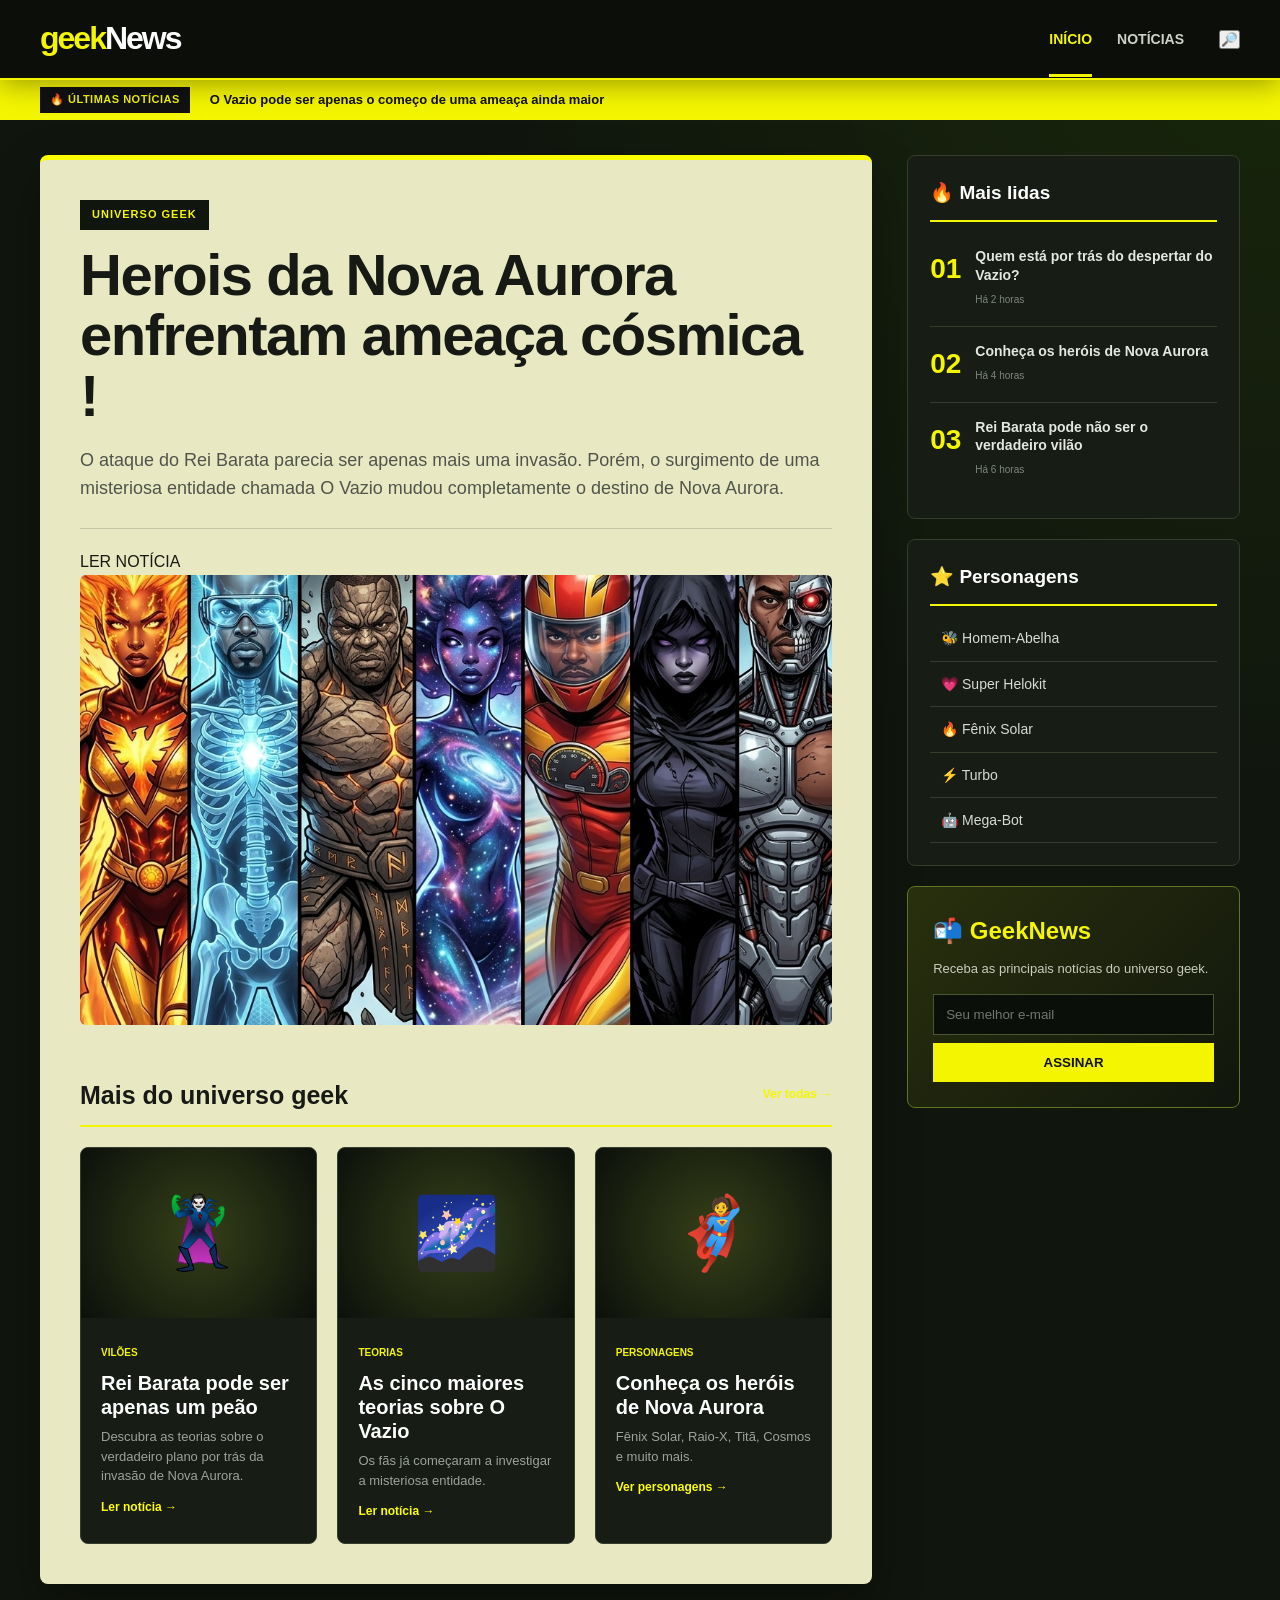
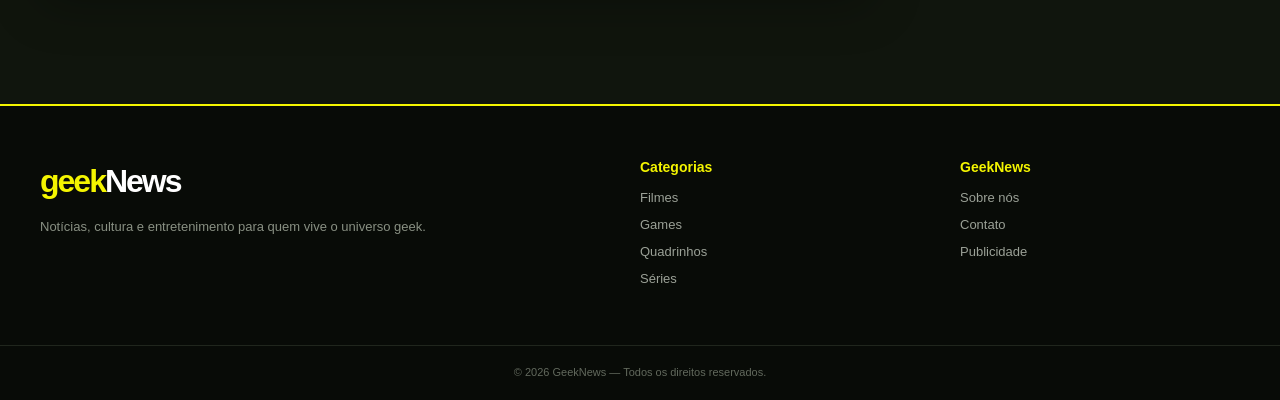
<file: html/index.html>
<!DOCTYPE html>
<html lang="pt-br">

<head>

    <meta charset="UTF-8">

    <meta name="viewport" content="width=device-width, initial-scale=1.0">

    <title>GeekNews | Notícias Geek</title>

    <link rel="icon" type="image/png" href="images/logoNews.png">

    <link rel="stylesheet" href="styles/estilo.css">

</head>


<body>


    <header class="topo">

        <div class="container cabecalho">

            <a href="index.html" class="logo">
                <span>geek</span>News
            </a>


            <nav class="menu-principal">

                <a href="index.html" class="ativo">
                    Início
                </a>

                <a href="page1.html">
                    Notícias
                </a>

            </nav>


            <button class="pesquisa">
                🔎
            </button>

        </div>

    </header>



    <!-- BARRA DE ÚLTIMAS NOTÍCIAS -->

    <div class="breaking">

        <div class="container breaking-conteudo">

            <strong>🔥 ÚLTIMAS NOTÍCIAS</strong>

            <span>
                O Vazio pode ser apenas o começo de uma ameaça ainda maior
            </span>

        </div>

    </div>



    <main class="container principal">

        <div class="layout">

            <article class="noticia">

                <!-- DESTAQUE PRINCIPAL -->

                <section class="destaque">

                    <div class="destaque-texto">

                        <span class="categoria">
                            UNIVERSO GEEK
                        </span>


                        <h1>Herois da Nova Aurora
                            enfrentam ameaça cósmica !

                        </h1>


                        <p class="subtitulo">

                            O ataque do Rei Barata parecia ser apenas
                            mais uma invasão. Porém, o surgimento de
                            uma misteriosa entidade chamada O Vazio
                            mudou completamente o destino de Nova Aurora.

                        </p>


                        <a href="page1.html" class="botao ativo">
                            LER NOTÍCIA
                        </a>

                    </div>


                    <div class="imagem-noticia img">

                        <img src="images/carecaVerso.jpg" alt="Careca-Verso">

                    </div>
                    <!-- NOTÍCIAS SECUNDÁRIAS -->
                    <section class="outras-noticias">

                        <div class="titulo-secao">

                            <h2>Mais do universo geek</h2>

                            <a href="#">
                                Ver todas →
                            </a>

                        </div>


                        <div class="cards">


                            <article class="card">

                                <div class="card-imagem">
                                    🦹
                                </div>

                                <div class="card-conteudo">

                                    <span>VILÕES</span>

                                    <h3>
                                        Rei Barata pode ser apenas um peão
                                    </h3>

                                    <p>
                                        Descubra as teorias sobre o verdadeiro plano
                                        por trás da invasão de Nova Aurora.
                                    </p>

                                    <a href="page2.html">
                                        Ler notícia →
                                    </a>

                                </div>

                            </article>


                            <article class="card">

                                <div class="card-imagem">
                                    🌌
                                </div>

                                <div class="card-conteudo">

                                    <span>TEORIAS</span>

                                    <h3>
                                        As cinco maiores teorias sobre O Vazio
                                    </h3>

                                    <p>
                                        Os fãs já começaram a investigar a misteriosa
                                        entidade.
                                    </p>

                                    <a href="page3.html">
                                        Ler notícia →
                                    </a>

                                </div>

                            </article>


                            <article class="card">

                                <div class="card-imagem">
                                    🦸
                                </div>

                                <div class="card-conteudo">

                                    <span>PERSONAGENS</span>

                                    <h3>
                                        Conheça os heróis de Nova Aurora
                                    </h3>

                                    <p>
                                        Fênix Solar, Raio-X, Titã, Cosmos e muito mais.
                                    </p>

                                    <a href="page4.html">
                                        Ver personagens →
                                    </a>

                                </div>

                            </article>

                        </div>

                    </section>
                </section>
            </article>
            <aside class="sidebar">


                <!-- MAIS LIDAS -->

                <section class="box-sidebar">

                    <h2>🔥 Mais lidas</h2>

                    <article class="mini-noticia">

                        <span>01</span>

                        <div>
                            <h3>
                                Quem está por trás do despertar do Vazio?
                            </h3>

                            <small>
                                Há 2 horas
                            </small>
                        </div>

                    </article>


                    <article class="mini-noticia">

                        <span>02</span>

                        <div>
                            <h3>
                                Conheça os heróis de Nova Aurora
                            </h3>

                            <small>
                                Há 4 horas
                            </small>
                        </div>

                    </article>


                    <article class="mini-noticia">

                        <span>03</span>

                        <div>
                            <h3>
                                Rei Barata pode não ser o verdadeiro vilão
                            </h3>

                            <small>
                                Há 6 horas
                            </small>
                        </div>

                    </article>

                </section>


                <!-- PERSONAGENS -->

                <section class="box-sidebar personagens">

                    <h2>⭐ Personagens</h2>

                    <a href="page4.html#homeAbelha">
                        🐝 Homem-Abelha
                    </a>

                    <a href="page4.html#helloKit">
                        💗 Super Helokit
                    </a>

                    <a href="page4.html#fenix">
                        🔥 Fênix Solar
                    </a>

                    <a href="page4.html#turbo">
                        ⚡ Turbo
                    </a>

                    <a href="page4.html#megabot">
                        🤖 Mega-Bot
                    </a>

                </section>


                <!-- NEWSLETTER -->

                <section class="newsletter">

                    <h2>📬 GeekNews</h2>

                    <p>
                        Receba as principais notícias do universo geek.
                    </p>

                    <input type="email" placeholder="Seu melhor e-mail">

                    <button>
                        ASSINAR
                    </button>

                </section>

            </aside>

        </div>


        </article>

    </main>



    <footer>

        <div class="container footer-conteudo">

            <div>

                <div class="logo">
                    <span>geek</span>News
                </div>

                <p>
                    Notícias, cultura e entretenimento para quem vive
                    o universo geek.
                </p>

            </div>


            <div>

                <h3>Categorias</h3>

                <a href="#">Filmes</a>
                <a href="#">Games</a>
                <a href="#">Quadrinhos</a>
                <a href="#">Séries</a>

            </div>


            <div>

                <h3>GeekNews</h3>

                <a href="#">Sobre nós</a>
                <a href="#">Contato</a>
                <a href="#">Publicidade</a>

            </div>

        </div>


        <div class="copyright">

            © 2026 GeekNews — Todos os direitos reservados.

        </div>

    </footer>


</body>

</html>
</file>
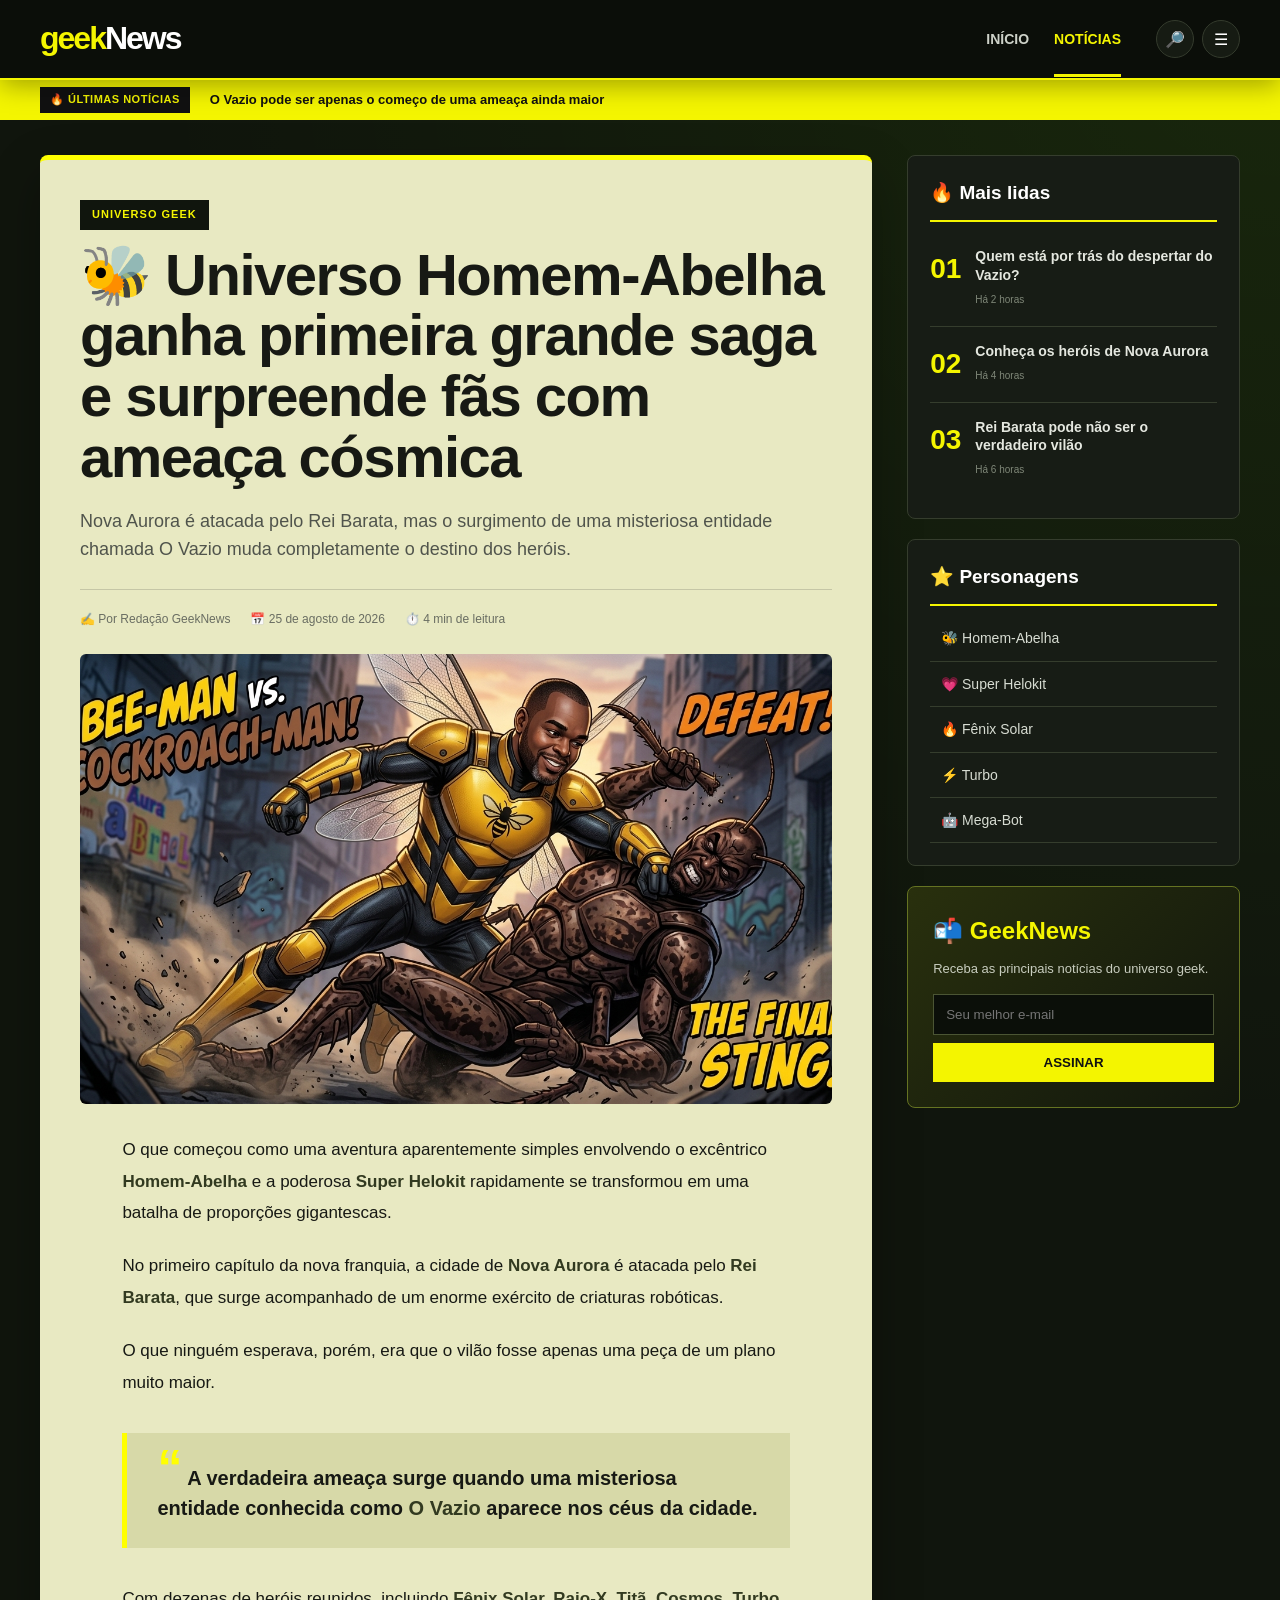
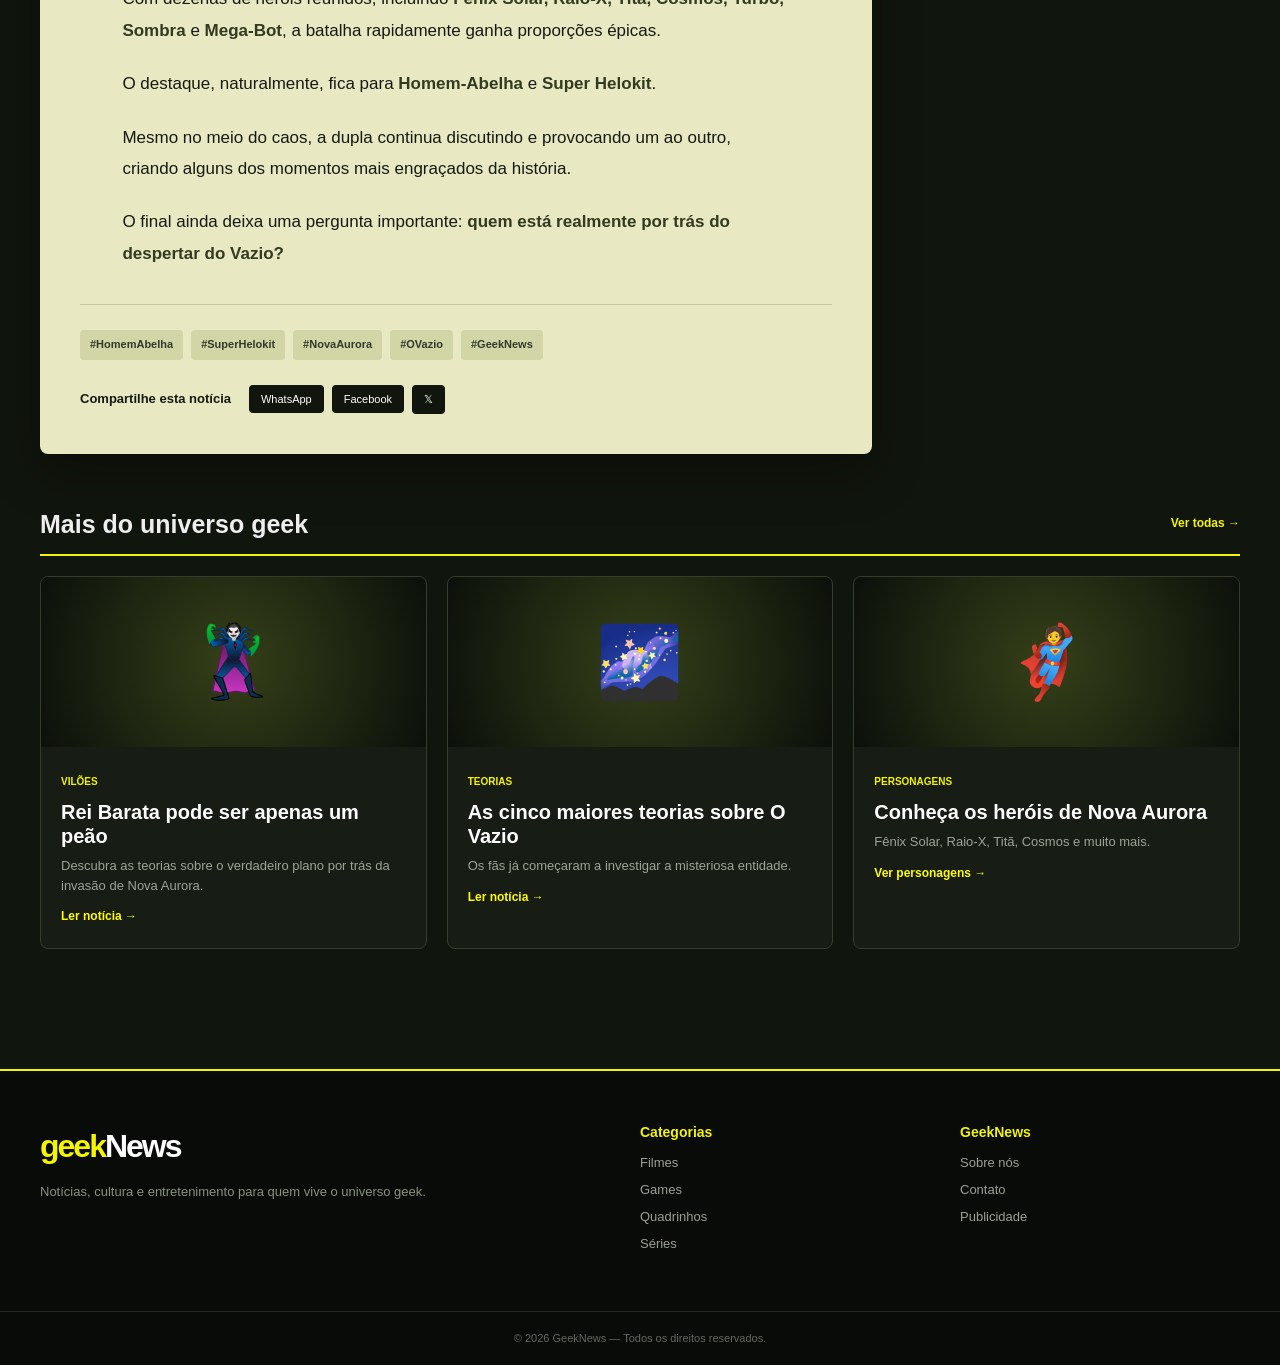
<file: html/page1.html>
<!DOCTYPE html>
<html lang="pt-br">

<head>
    <meta charset="UTF-8">
    <meta name="viewport" content="width=device-width, initial-scale=1.0">

    <title>GeekNews | Universo Homem-Abelha</title>

    <link rel="icon" type="image/png" sizes="30x30" href="images/logoNews.png">
    <link rel="stylesheet" href="styles/estilo.css">

    <meta name="description"
        content="GeekNews — notícias, cultura pop, filmes, séries, games e histórias do universo geek.">
</head>

<body>

    <!-- CABEÇALHO -->

    <header class="topo">

        <div class="container cabecalho">

            <a href="index.html" class="logo">
                <span>geek</span>News
            </a>

            <nav class="menu-principal">

                <a href="index.html">Início</a>
                <a href="page1.html" class="ativo">Notícias</a>

            </nav>

            <div class="acoes">

                <button class="botao-busca" aria-label="Pesquisar">
                    🔎
                </button>

                <button class="botao-menu" aria-label="Menu">
                    ☰
                </button>

            </div>

        </div>

    </header>


    <!-- BARRA DE ÚLTIMAS NOTÍCIAS -->

    <div class="breaking">

        <div class="container breaking-conteudo">

            <strong>🔥 ÚLTIMAS NOTÍCIAS</strong>

            <span>
                O Vazio pode ser apenas o começo de uma ameaça ainda maior
            </span>

        </div>

    </div>


    <!-- CONTEÚDO -->

    <main class="container principal">



        <div class="layout">


            <!-- NOTÍCIA PRINCIPAL -->

            <article class="noticia">

                <div class="categoria">
                    UNIVERSO GEEK
                </div>

                <h1>
                    🐝 Universo Homem-Abelha ganha primeira grande saga e surpreende fãs com ameaça cósmica
                </h1>

                <p class="subtitulo">
                    Nova Aurora é atacada pelo Rei Barata, mas o surgimento de uma misteriosa entidade chamada
                    O Vazio muda completamente o destino dos heróis.
                </p>


                <div class="informacoes">

                    <span>✍️ Por Redação GeekNews</span>

                    <span>📅 25 de agosto de 2026</span>

                    <span>⏱️ 4 min de leitura</span>

                </div>


                <!-- IMAGEM -->

                <div class="imagem-noticia">

                    <img src="images/homeAbelha.jpg"
                        alt="Homem-Abelha e Super Helokit enfrentando uma ameaça em Nova Aurora">

                </div>


                <!-- TEXTO -->

                <div class="texto">

                    <p>
                        O que começou como uma aventura aparentemente simples envolvendo o excêntrico
                        <strong>Homem-Abelha</strong> e a poderosa <strong>Super Helokit</strong>
                        rapidamente se transformou em uma batalha de proporções gigantescas.
                    </p>

                    <p>
                        No primeiro capítulo da nova franquia, a cidade de
                        <strong>Nova Aurora</strong> é atacada pelo
                        <strong>Rei Barata</strong>, que surge acompanhado de um enorme exército
                        de criaturas robóticas.
                    </p>

                    <p>
                        O que ninguém esperava, porém, era que o vilão fosse apenas uma peça
                        de um plano muito maior.
                    </p>


                    <div class="citacao">

                        <span>“</span>

                        A verdadeira ameaça surge quando uma misteriosa entidade conhecida como
                        <strong>O Vazio</strong> aparece nos céus da cidade.

                    </div>


                    <p>
                        Com dezenas de heróis reunidos, incluindo
                        <strong>Fênix Solar, Raio-X, Titã, Cosmos, Turbo, Sombra</strong>
                        e <strong>Mega-Bot</strong>, a batalha rapidamente ganha proporções épicas.
                    </p>

                    <p>
                        O destaque, naturalmente, fica para
                        <strong>Homem-Abelha</strong> e
                        <strong>Super Helokit</strong>.
                    </p>

                    <p>
                        Mesmo no meio do caos, a dupla continua discutindo e provocando um ao outro,
                        criando alguns dos momentos mais engraçados da história.
                    </p>

                    <p>
                        O final ainda deixa uma pergunta importante:
                        <strong>quem está realmente por trás do despertar do Vazio?</strong>
                    </p>

                </div>


                <!-- TAGS -->

                <div class="tags">

                    <span>#HomemAbelha</span>
                    <span>#SuperHelokit</span>
                    <span>#NovaAurora</span>
                    <span>#OVazio</span>
                    <span>#GeekNews</span>

                </div>


                <!-- COMPARTILHAMENTO -->

                <div class="compartilhar">

                    <strong>Compartilhe esta notícia</strong>

                    <button>WhatsApp</button>
                    <button>Facebook</button>
                    <button>𝕏</button>

                </div>

            </article>


            <!-- SIDEBAR -->

            <aside class="sidebar">


                <!-- MAIS LIDAS -->

                <section class="box-sidebar">

                    <h2>🔥 Mais lidas</h2>

                    <article class="mini-noticia">

                        <span>01</span>

                        <div>
                            <h3>
                                Quem está por trás do despertar do Vazio?
                            </h3>

                            <small>
                                Há 2 horas
                            </small>
                        </div>

                    </article>


                    <article class="mini-noticia">

                        <span>02</span>

                        <div>
                            <h3>
                                Conheça os heróis de Nova Aurora
                            </h3>

                            <small>
                                Há 4 horas
                            </small>
                        </div>

                    </article>


                    <article class="mini-noticia">

                        <span>03</span>

                        <div>
                            <h3>
                                Rei Barata pode não ser o verdadeiro vilão
                            </h3>

                            <small>
                                Há 6 horas
                            </small>
                        </div>

                    </article>

                </section>


                <!-- PERSONAGENS -->

                <section class="box-sidebar personagens">

                    <h2>⭐ Personagens</h2>

                    <a href="page4.html#homeAbelha">
                        🐝 Homem-Abelha
                    </a>

                    <a href="page4.html#helloKit">
                        💗 Super Helokit
                    </a>

                    <a href="page4.html#fenix">
                        🔥 Fênix Solar
                    </a>

                    <a href="page4.html#turbo">
                        ⚡ Turbo
                    </a>

                    <a href="page4.html#megabot">
                        🤖 Mega-Bot
                    </a>

                </section>


                <!-- NEWSLETTER -->

                <section class="newsletter">

                    <h2>📬 GeekNews</h2>

                    <p>
                        Receba as principais notícias do universo geek.
                    </p>

                    <input type="email" placeholder="Seu melhor e-mail">

                    <button>
                        ASSINAR
                    </button>

                </section>

            </aside>

        </div>


        <!-- OUTRAS NOTÍCIAS -->

        <section class="outras-noticias">

            <div class="titulo-secao">

                <h2>Mais do universo geek</h2>

                <a href="#">
                    Ver todas →
                </a>

            </div>


            <div class="cards">


                <article class="card">

                    <div class="card-imagem">
                        🦹
                    </div>

                    <div class="card-conteudo">

                        <span>VILÕES</span>

                        <h3>
                            Rei Barata pode ser apenas um peão
                        </h3>

                        <p>
                            Descubra as teorias sobre o verdadeiro plano
                            por trás da invasão de Nova Aurora.
                        </p>

                        <a href="page2.html">
                            Ler notícia →
                        </a>

                    </div>

                </article>


                <article class="card">

                    <div class="card-imagem">
                        🌌
                    </div>

                    <div class="card-conteudo">

                        <span>TEORIAS</span>

                        <h3>
                            As cinco maiores teorias sobre O Vazio
                        </h3>

                        <p>
                            Os fãs já começaram a investigar a misteriosa
                            entidade.
                        </p>

                        <a href="page3.html">
                            Ler notícia →
                        </a>

                    </div>

                </article>


                <article class="card">

                    <div class="card-imagem">
                        🦸
                    </div>

                    <div class="card-conteudo">

                        <span>PERSONAGENS</span>

                        <h3>
                            Conheça os heróis de Nova Aurora
                        </h3>

                        <p>
                            Fênix Solar, Raio-X, Titã, Cosmos e muito mais.
                        </p>

                        <a href="page4.html">
                            Ver personagens →
                        </a>

                    </div>

                </article>

            </div>

        </section>

    </main>


    <!-- RODAPÉ -->

    <footer>

        <div class="container footer-conteudo">

            <div>

                <div class="logo">
                    <span>geek</span>News
                </div>

                <p>
                    Notícias, cultura e entretenimento para quem vive
                    o universo geek.
                </p>

            </div>


            <div>

                <h3>Categorias</h3>

                <a href="#">Filmes</a>
                <a href="#">Games</a>
                <a href="#">Quadrinhos</a>
                <a href="#">Séries</a>

            </div>


            <div>

                <h3>GeekNews</h3>

                <a href="#">Sobre nós</a>
                <a href="#">Contato</a>
                <a href="#">Publicidade</a>

            </div>

        </div>


        <div class="copyright">

            © 2026 GeekNews — Todos os direitos reservados.

        </div>

    </footer>

</body>

</html>
</file>
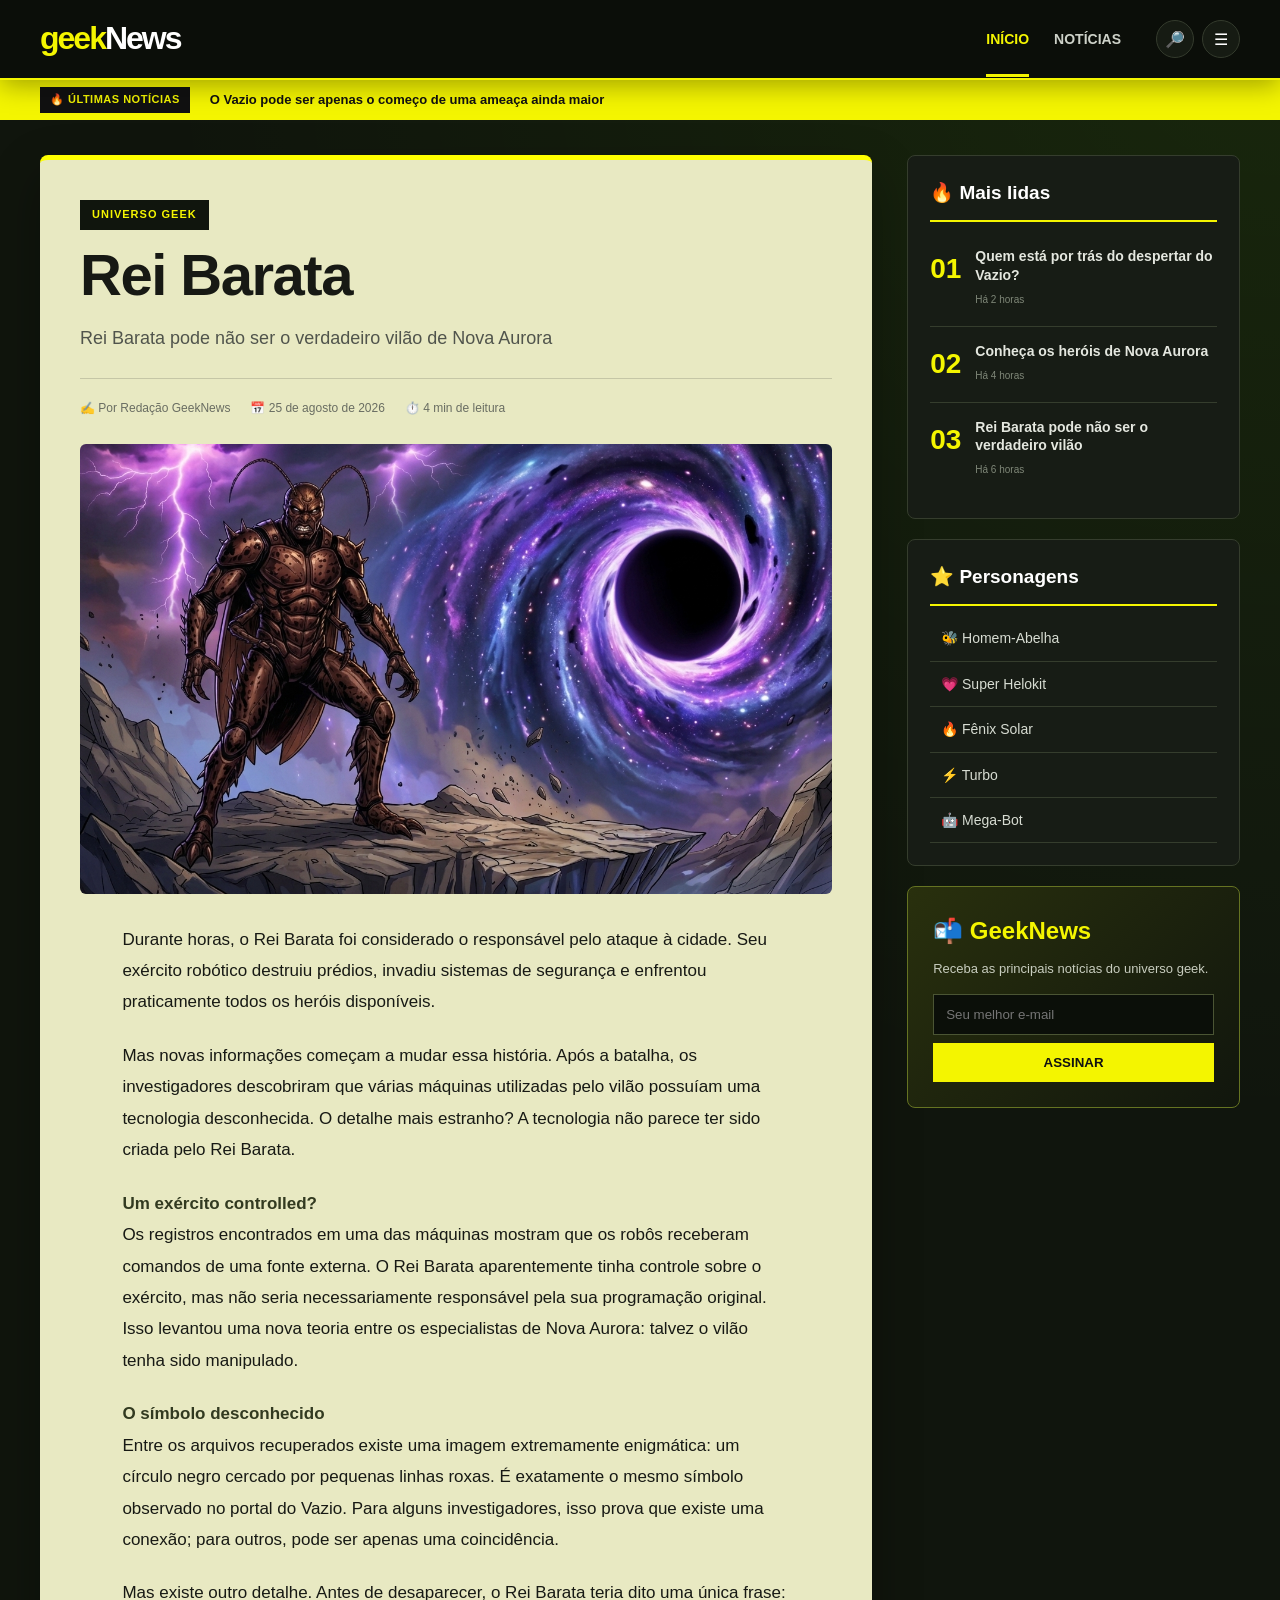
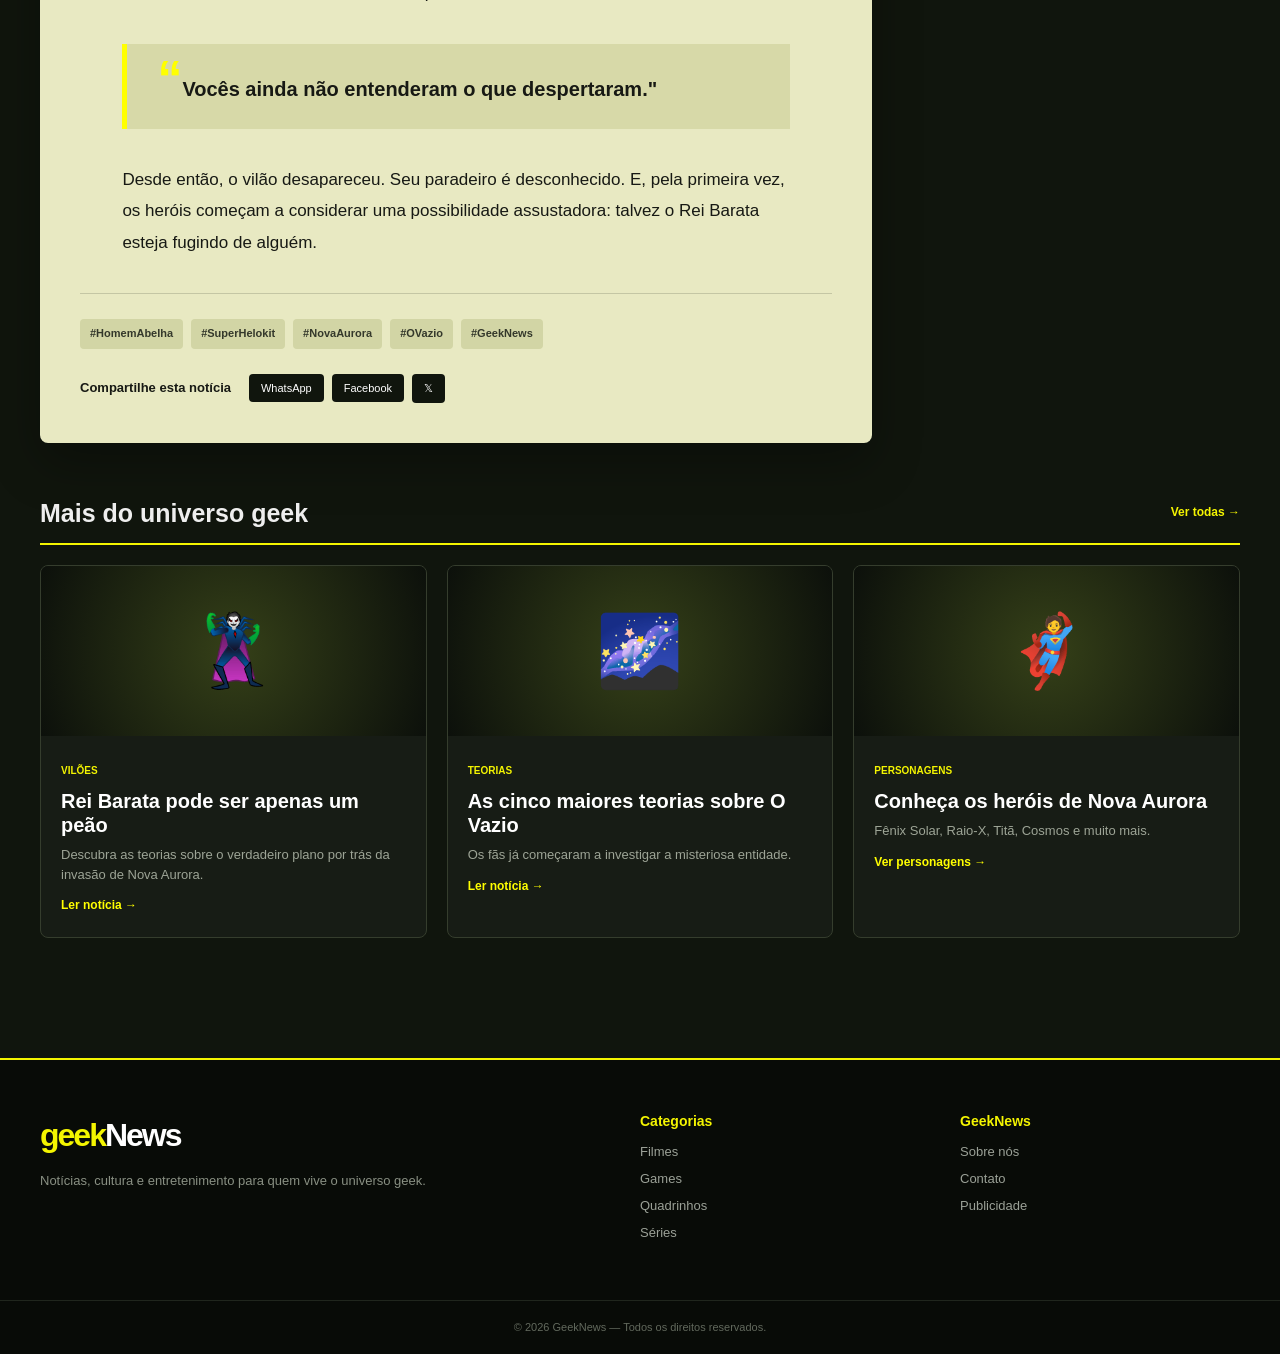
<file: html/page2.html>
<!DOCTYPE html>
<html lang="pt-br">

<head>
    <meta charset="UTF-8">
    <meta name="viewport" content="width=device-width, initial-scale=1.0">

    <title>GeekNews | Universo Homem-Abelha</title>

    <link rel="icon" type="image/png" sizes="30x30" href="images/logoNews.png">
    <link rel="stylesheet" href="styles/estilo.css">

    <meta name="description"
        content="GeekNews — notícias, cultura pop, filmes, séries, games e histórias do universo geek.">
</head>

<body>

    <!-- CABEÇALHO -->

    <header class="topo">

        <div class="container cabecalho">

            <a href="index.html" class="logo">
                <span>geek</span>News
            </a>

            <nav class="menu-principal">

                <a href="index.html" class="ativo">Início</a>
                <a href="page1.html">Notícias</a>

            </nav>

            <div class="acoes">

                <button class="botao-busca" aria-label="Pesquisar">
                    🔎
                </button>

                <button class="botao-menu" aria-label="Menu">
                    ☰
                </button>

            </div>

        </div>

    </header>


    <!-- BARRA DE ÚLTIMAS NOTÍCIAS -->

    <div class="breaking">

        <div class="container breaking-conteudo">

            <strong>🔥 ÚLTIMAS NOTÍCIAS</strong>

            <span>
                O Vazio pode ser apenas o começo de uma ameaça ainda maior
            </span>

        </div>

    </div>


    <!-- CONTEÚDO -->

    <main class="container principal">



        <div class="layout">


            <!-- NOTÍCIA PRINCIPAL -->

            <article class="noticia">

                <div class="categoria">
                    UNIVERSO GEEK
                </div>

                <h1>
                    Rei Barata
                </h1>

                <p class="subtitulo">
                    Rei Barata pode não ser o verdadeiro vilão de Nova Aurora
                </p>


                <div class="informacoes">

                    <span>✍️ Por Redação GeekNews</span>

                    <span>📅 25 de agosto de 2026</span>

                    <span>⏱️ 4 min de leitura</span>

                </div>


                <!-- IMAGEM -->

                <div class="imagem-noticia">

                    <img src="images/barataVazio.jpg"
                        alt="Homem Barata não é a única ameaça em Nova Aurora">

                </div>


                <!-- TEXTO -->

                <div class="texto">

                    <p>Durante horas, o Rei Barata foi considerado o responsável pelo ataque à cidade. Seu exército
                        robótico destruiu prédios, invadiu sistemas de segurança e enfrentou praticamente todos os
                        heróis disponíveis.</p>

                    <p>Mas novas informações começam a mudar essa história. Após a batalha, os investigadores
                        descobriram que várias máquinas utilizadas pelo vilão possuíam uma tecnologia desconhecida. O
                        detalhe mais estranho? A tecnologia não parece ter sido criada pelo Rei Barata.</p>

                    <p><strong>Um exército controlled?</strong><br>
                        Os registros encontrados em uma das máquinas mostram que os robôs receberam comandos de uma
                        fonte externa. O Rei Barata aparentemente tinha controle sobre o exército, mas não seria
                        necessariamente responsável pela sua programação original. Isso levantou uma nova teoria entre
                        os especialistas de Nova Aurora: talvez o vilão tenha sido manipulado.</p>

                    <p><strong>O símbolo desconhecido</strong><br>
                        Entre os arquivos recuperados existe uma imagem extremamente enigmática: um círculo negro
                        cercado por pequenas linhas roxas. É exatamente o mesmo símbolo observado no portal do Vazio.
                        Para alguns investigadores, isso prova que existe uma conexão; para outros, pode ser apenas uma
                        coincidência.</p>

                    <p>Mas existe outro detalhe. Antes de desaparecer, o Rei Barata teria dito uma única frase:</p>

                    <div class="citacao">
                        <span>“</span>Vocês ainda não entenderam o que despertaram."
                    </div>

                    <p>Desde então, o vilão desapareceu. Seu paradeiro é desconhecido. E, pela primeira vez, os heróis
                        começam a considerar uma possibilidade assustadora: talvez o Rei Barata esteja fugindo de
                        alguém.</p>

                </div>


                <!-- TAGS -->

                <div class="tags">

                    <span>#HomemAbelha</span>
                    <span>#SuperHelokit</span>
                    <span>#NovaAurora</span>
                    <span>#OVazio</span>
                    <span>#GeekNews</span>

                </div>


                <!-- COMPARTILHAMENTO -->

                <div class="compartilhar">

                    <strong>Compartilhe esta notícia</strong>

                    <button>WhatsApp</button>
                    <button>Facebook</button>
                    <button>𝕏</button>

                </div>

            </article>


            <!-- SIDEBAR -->

            <aside class="sidebar">


                <!-- MAIS LIDAS -->

                <section class="box-sidebar">

                    <h2>🔥 Mais lidas</h2>

                    <article class="mini-noticia">

                        <span>01</span>

                        <div>
                            <h3>
                                Quem está por trás do despertar do Vazio?
                            </h3>

                            <small>
                                Há 2 horas
                            </small>
                        </div>

                    </article>


                    <article class="mini-noticia">

                        <span>02</span>

                        <div>
                            <h3>
                                Conheça os heróis de Nova Aurora
                            </h3>

                            <small>
                                Há 4 horas
                            </small>
                        </div>

                    </article>


                    <article class="mini-noticia">

                        <span>03</span>

                        <div>
                            <h3>
                                Rei Barata pode não ser o verdadeiro vilão
                            </h3>

                            <small>
                                Há 6 horas
                            </small>
                        </div>

                    </article>

                </section>


                <!-- PERSONAGENS -->

                <section class="box-sidebar personagens">

                    <h2>⭐ Personagens</h2>

                    <a href="page4.html#homeAbelha">
                        🐝 Homem-Abelha
                    </a>

                    <a href="page4.html#helloKit">
                        💗 Super Helokit
                    </a>

                    <a href="page4.html#fenix">
                        🔥 Fênix Solar
                    </a>

                    <a href="page4.html#turbo">
                        ⚡ Turbo
                    </a>

                    <a href="page4.html#megabot">
                        🤖 Mega-Bot
                    </a>

                </section>


                <!-- NEWSLETTER -->

                <section class="newsletter">

                    <h2>📬 GeekNews</h2>

                    <p>
                        Receba as principais notícias do universo geek.
                    </p>

                    <input type="email" placeholder="Seu melhor e-mail">

                    <button>
                        ASSINAR
                    </button>

                </section>

            </aside>

        </div>


        <!-- OUTRAS NOTÍCIAS -->

        <section class="outras-noticias">

            <div class="titulo-secao">

                <h2>Mais do universo geek</h2>

                <a href="#">
                    Ver todas →
                </a>

            </div>


            <div class="cards">


                <article class="card">

                    <div class="card-imagem">
                        🦹
                    </div>

                    <div class="card-conteudo">

                        <span>VILÕES</span>

                        <h3>
                            Rei Barata pode ser apenas um peão
                        </h3>

                        <p>
                            Descubra as teorias sobre o verdadeiro plano
                            por trás da invasão de Nova Aurora.
                        </p>

                        <a href="page2.html">
                            Ler notícia →
                        </a>

                    </div>

                </article>


                <article class="card">

                    <div class="card-imagem">
                        🌌
                    </div>

                    <div class="card-conteudo">

                        <span>TEORIAS</span>

                        <h3>
                            As cinco maiores teorias sobre O Vazio
                        </h3>

                        <p>
                            Os fãs já começaram a investigar a misteriosa
                            entidade.
                        </p>

                        <a href="page3.html">
                            Ler notícia →
                        </a>

                    </div>

                </article>


                <article class="card">

                    <div class="card-imagem">
                        🦸
                    </div>

                    <div class="card-conteudo">

                        <span>PERSONAGENS</span>

                        <h3>
                            Conheça os heróis de Nova Aurora
                        </h3>

                        <p>
                            Fênix Solar, Raio-X, Titã, Cosmos e muito mais.
                        </p>

                        <a href="page4.html">
                            Ver personagens →
                        </a>

                    </div>

                </article>

            </div>

        </section>

    </main>


    <!-- RODAPÉ -->

    <footer>

        <div class="container footer-conteudo">

            <div>

                <div class="logo">
                    <span>geek</span>News
                </div>

                <p>
                    Notícias, cultura e entretenimento para quem vive
                    o universo geek.
                </p>

            </div>


            <div>

                <h3>Categorias</h3>

                <a href="#">Filmes</a>
                <a href="#">Games</a>
                <a href="#">Quadrinhos</a>
                <a href="#">Séries</a>

            </div>


            <div>

                <h3>GeekNews</h3>

                <a href="#">Sobre nós</a>
                <a href="#">Contato</a>
                <a href="#">Publicidade</a>

            </div>

        </div>


        <div class="copyright">

            © 2026 GeekNews — Todos os direitos reservados.

        </div>

    </footer>

</body>

</html>
</file>
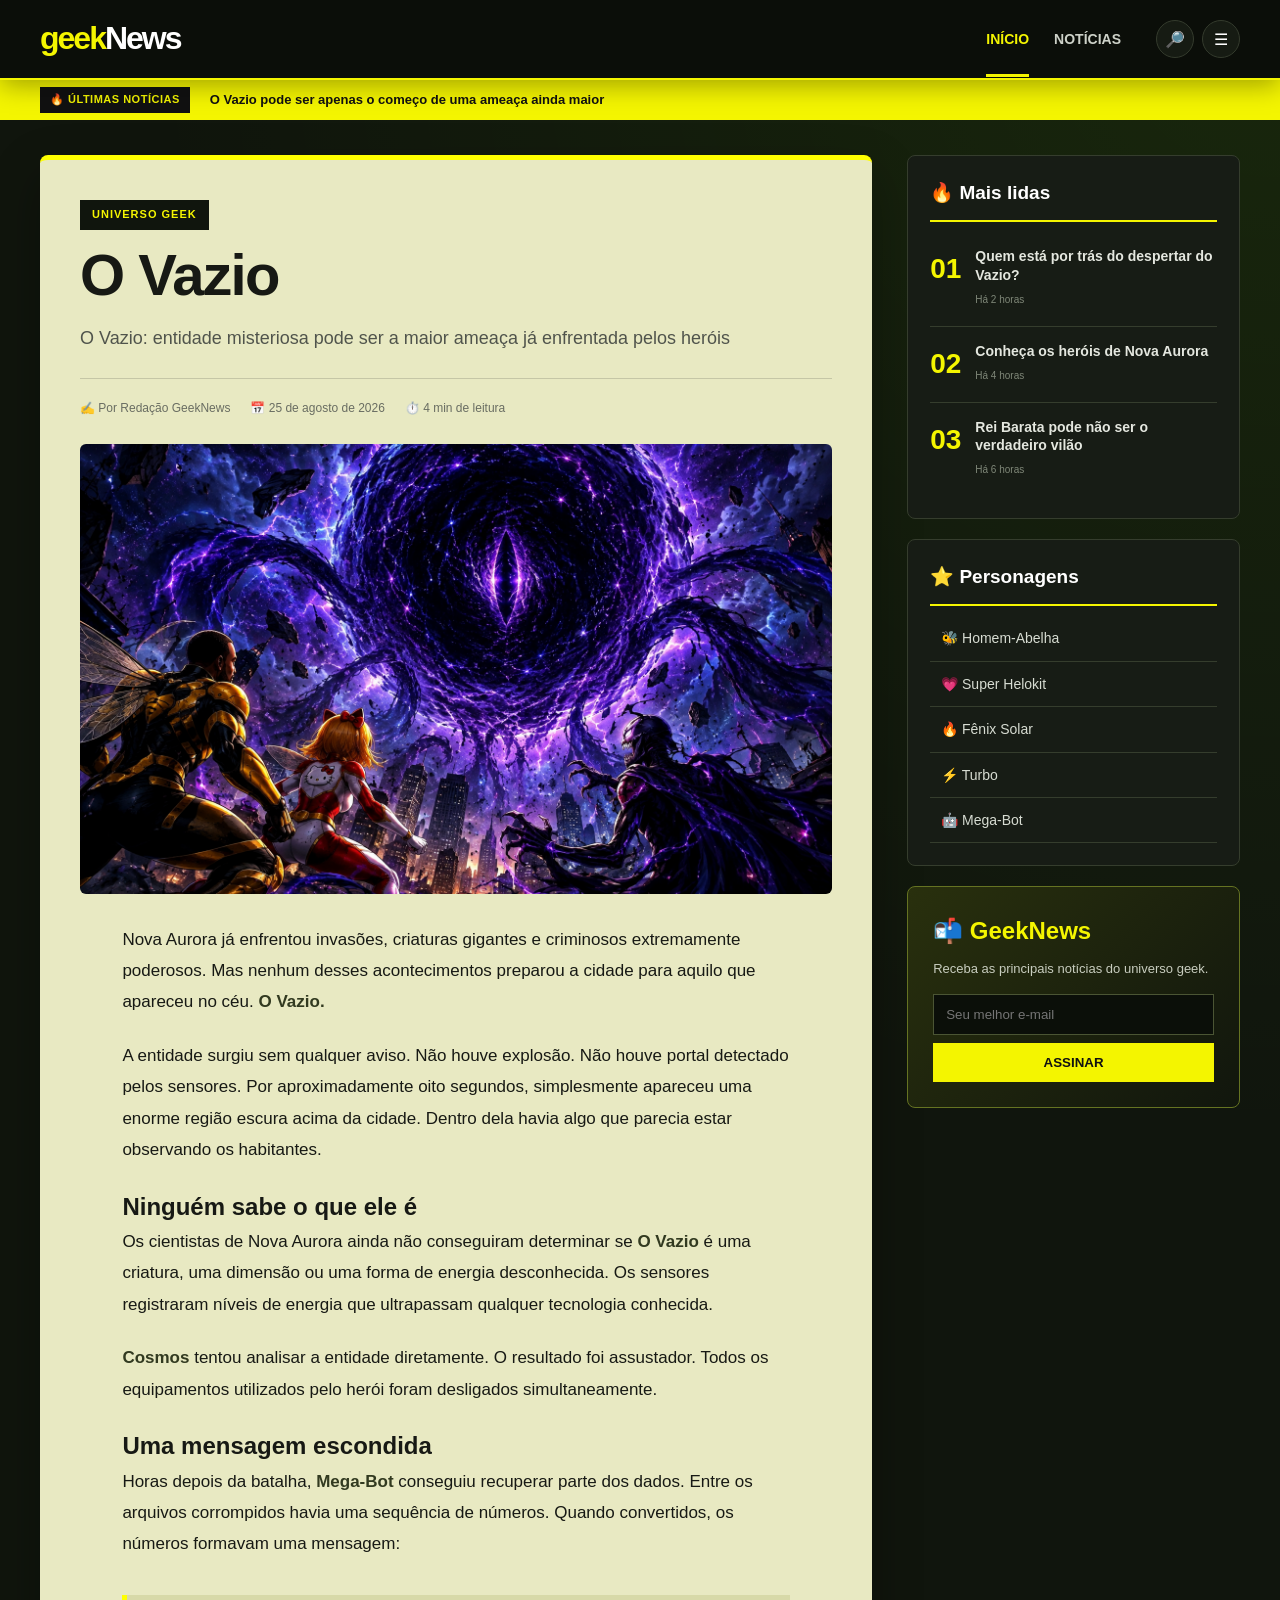
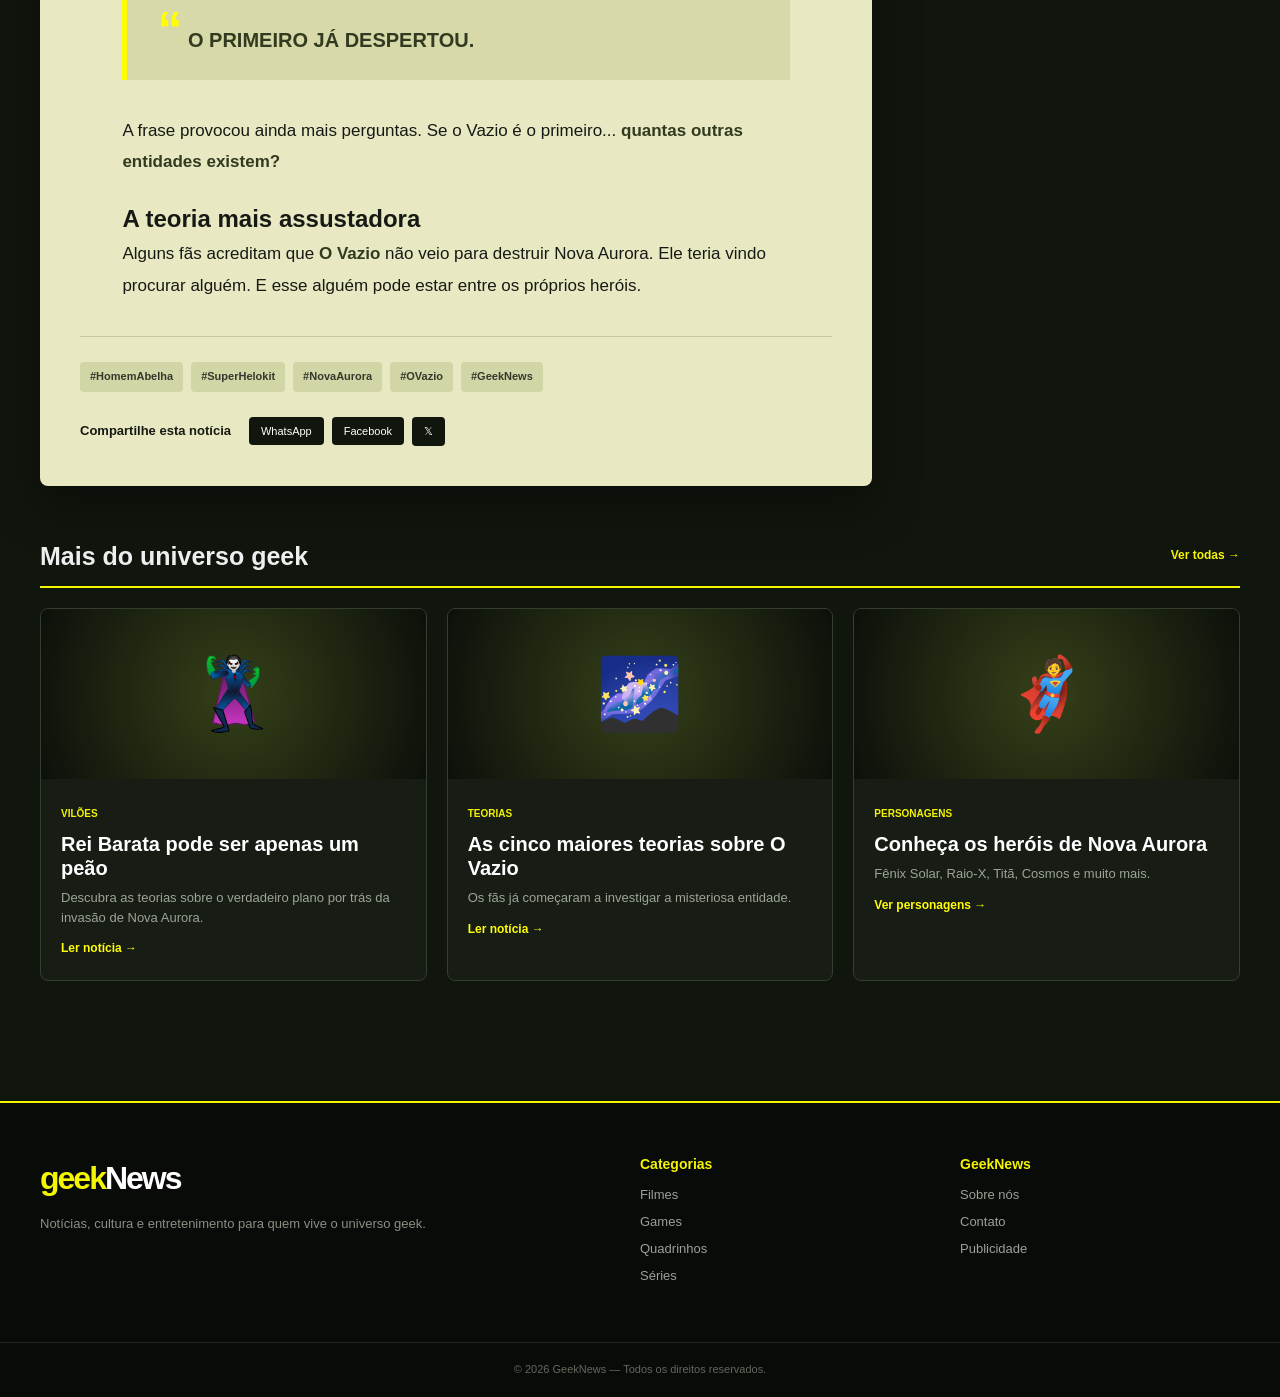
<file: html/page3.html>
<!DOCTYPE html>
<html lang="pt-br">

<head>
    <meta charset="UTF-8">
    <meta name="viewport" content="width=device-width, initial-scale=1.0">

    <title>GeekNews | Universo Homem-Abelha</title>

    <link rel="icon" type="image/png" sizes="30x30" href="images/logoNews.png">
    <link rel="stylesheet" href="styles/estilo.css">

    <meta name="description"
        content="GeekNews — notícias, cultura pop, filmes, séries, games e histórias do universo geek.">
</head>

<body>

    <!-- CABEÇALHO -->

    <header class="topo">

        <div class="container cabecalho">

            <a href="index.html" class="logo">
                <span>geek</span>News
            </a>

            <nav class="menu-principal">

                <a href="index.html" class="ativo">Início</a>
                <a href="page1.html">Notícias</a>

            </nav>

            <div class="acoes">

                <button class="botao-busca" aria-label="Pesquisar">
                    🔎
                </button>

                <button class="botao-menu" aria-label="Menu">
                    ☰
                </button>

            </div>

        </div>

    </header>


    <!-- BARRA DE ÚLTIMAS NOTÍCIAS -->

    <div class="breaking">

        <div class="container breaking-conteudo">

            <strong>🔥 ÚLTIMAS NOTÍCIAS</strong>

            <span>
                O Vazio pode ser apenas o começo de uma ameaça ainda maior
            </span>

        </div>

    </div>


    <!-- CONTEÚDO -->

    <main class="container principal">



        <div class="layout">


            <!-- NOTÍCIA PRINCIPAL -->

            <article class="noticia">

                <div class="categoria">
                    UNIVERSO GEEK
                </div>

                <h1>
                    O Vazio
                </h1>

                <p class="subtitulo">
                    O Vazio: entidade misteriosa pode ser a maior ameaça já enfrentada pelos heróis
                </p>


                <div class="informacoes">

                    <span>✍️ Por Redação GeekNews</span>

                    <span>📅 25 de agosto de 2026</span>

                    <span>⏱️ 4 min de leitura</span>

                </div>


                <!-- IMAGEM -->

                <div class="imagem-noticia">

                    <img src="images/oVazio.png" alt="O vazio uma ameaça em Nova Aurora">

                </div>


                <!-- TEXTO -->

                <div class="texto">

                    <p>
                        Nova Aurora já enfrentou invasões, criaturas gigantes e criminosos extremamente poderosos.
                        Mas nenhum desses acontecimentos preparou a cidade para aquilo que apareceu no céu.
                        <strong>O Vazio.</strong>
                    </p>

                    <p>
                        A entidade surgiu sem qualquer aviso.
                        Não houve explosão.
                        Não houve portal detectado pelos sensores.
                        Por aproximadamente oito segundos, simplesmente apareceu uma enorme região escura acima da
                        cidade.
                        Dentro dela havia algo que parecia estar observando os habitantes.
                    </p>

                    <h2>Ninguém sabe o que ele é</h2>

                    <p>
                        Os cientistas de Nova Aurora ainda não conseguiram determinar se
                        <strong>O Vazio</strong> é uma criatura, uma dimensão ou uma forma de energia desconhecida.
                        Os sensores registraram níveis de energia que ultrapassam qualquer tecnologia conhecida.
                    </p>

                    <p>
                        <strong>Cosmos</strong> tentou analisar a entidade diretamente.
                        O resultado foi assustador.
                        Todos os equipamentos utilizados pelo herói foram desligados simultaneamente.
                    </p>

                    <h2>Uma mensagem escondida</h2>

                    <p>
                        Horas depois da batalha, <strong>Mega-Bot</strong> conseguiu recuperar parte dos dados.
                        Entre os arquivos corrompidos havia uma sequência de números.
                        Quando convertidos, os números formavam uma mensagem:
                    </p>

                    <p>
                    <div class="citacao">
                        <span>“</span>
                        <strong>O PRIMEIRO JÁ DESPERTOU.</strong>
                    </div>
                    </p>

                    <p>
                        A frase provocou ainda mais perguntas.
                        Se o Vazio é o primeiro...
                        <strong>quantas outras entidades existem?</strong>
                    </p>

                    <h2>A teoria mais assustadora</h2>

                    <p>
                        Alguns fãs acreditam que <strong>O Vazio</strong> não veio para destruir Nova Aurora.
                        Ele teria vindo procurar alguém.
                        E esse alguém pode estar entre os próprios heróis.
                    </p>

                </div>


                <!-- TAGS -->

                <div class="tags">

                    <span>#HomemAbelha</span>
                    <span>#SuperHelokit</span>
                    <span>#NovaAurora</span>
                    <span>#OVazio</span>
                    <span>#GeekNews</span>

                </div>


                <!-- COMPARTILHAMENTO -->

                <div class="compartilhar">

                    <strong>Compartilhe esta notícia</strong>

                    <button>WhatsApp</button>
                    <button>Facebook</button>
                    <button>𝕏</button>

                </div>

            </article>


            <!-- SIDEBAR -->

            <aside class="sidebar">


                <!-- MAIS LIDAS -->

                <section class="box-sidebar">

                    <h2>🔥 Mais lidas</h2>

                    <article class="mini-noticia">

                        <span>01</span>

                        <div>
                            <h3>
                                Quem está por trás do despertar do Vazio?
                            </h3>

                            <small>
                                Há 2 horas
                            </small>
                        </div>

                    </article>


                    <article class="mini-noticia">

                        <span>02</span>

                        <div>
                            <h3>
                                Conheça os heróis de Nova Aurora
                            </h3>

                            <small>
                                Há 4 horas
                            </small>
                        </div>

                    </article>


                    <article class="mini-noticia">

                        <span>03</span>

                        <div>
                            <h3>
                                Rei Barata pode não ser o verdadeiro vilão
                            </h3>

                            <small>
                                Há 6 horas
                            </small>
                        </div>

                    </article>

                </section>


                <!-- PERSONAGENS -->

                <section class="box-sidebar personagens">

                    <h2>⭐ Personagens</h2>

                    <a href="page4.html#homeAbelha">
                        🐝 Homem-Abelha
                    </a>

                    <a href="page4.html#helloKit">
                        💗 Super Helokit
                    </a>

                    <a href="page4.html#fenix">
                        🔥 Fênix Solar
                    </a>

                    <a href="page4.html#turbo">
                        ⚡ Turbo
                    </a>

                    <a href="page4.html#megabot">
                        🤖 Mega-Bot
                    </a>

                </section>


                <!-- NEWSLETTER -->

                <section class="newsletter">

                    <h2>📬 GeekNews</h2>

                    <p>
                        Receba as principais notícias do universo geek.
                    </p>

                    <input type="email" placeholder="Seu melhor e-mail">

                    <button>
                        ASSINAR
                    </button>

                </section>

            </aside>

        </div>


        <!-- OUTRAS NOTÍCIAS -->

        <section class="outras-noticias">

            <div class="titulo-secao">

                <h2>Mais do universo geek</h2>

                <a href="#">
                    Ver todas →
                </a>

            </div>


            <div class="cards">


                <article class="card">

                    <div class="card-imagem">
                        🦹
                    </div>

                    <div class="card-conteudo">

                        <span>VILÕES</span>

                        <h3>
                            Rei Barata pode ser apenas um peão
                        </h3>

                        <p>
                            Descubra as teorias sobre o verdadeiro plano
                            por trás da invasão de Nova Aurora.
                        </p>

                        <a href="page2.html">
                            Ler notícia →
                        </a>

                    </div>

                </article>


                <article class="card">

                    <div class="card-imagem">
                        🌌
                    </div>

                    <div class="card-conteudo">

                        <span>TEORIAS</span>

                        <h3>
                            As cinco maiores teorias sobre O Vazio
                        </h3>

                        <p>
                            Os fãs já começaram a investigar a misteriosa
                            entidade.
                        </p>

                        <a href="page3.html">
                            Ler notícia →
                        </a>

                    </div>

                </article>


                <article class="card">

                    <div class="card-imagem">
                        🦸
                    </div>

                    <div class="card-conteudo">

                        <span>PERSONAGENS</span>

                        <h3>
                            Conheça os heróis de Nova Aurora
                        </h3>

                        <p>
                            Fênix Solar, Raio-X, Titã, Cosmos e muito mais.
                        </p>

                        <a href="page4.html">
                            Ver personagens →
                        </a>

                    </div>

                </article>

            </div>

        </section>

    </main>


    <!-- RODAPÉ -->

    <footer>

        <div class="container footer-conteudo">

            <div>

                <div class="logo">
                    <span>geek</span>News
                </div>

                <p>
                    Notícias, cultura e entretenimento para quem vive
                    o universo geek.
                </p>

            </div>


            <div>

                <h3>Categorias</h3>

                <a href="#">Filmes</a>
                <a href="#">Games</a>
                <a href="#">Quadrinhos</a>
                <a href="#">Séries</a>

            </div>


            <div>

                <h3>GeekNews</h3>

                <a href="#">Sobre nós</a>
                <a href="#">Contato</a>
                <a href="#">Publicidade</a>

            </div>

        </div>


        <div class="copyright">

            © 2026 GeekNews — Todos os direitos reservados.

        </div>

    </footer>

</body>

</html>
</file>
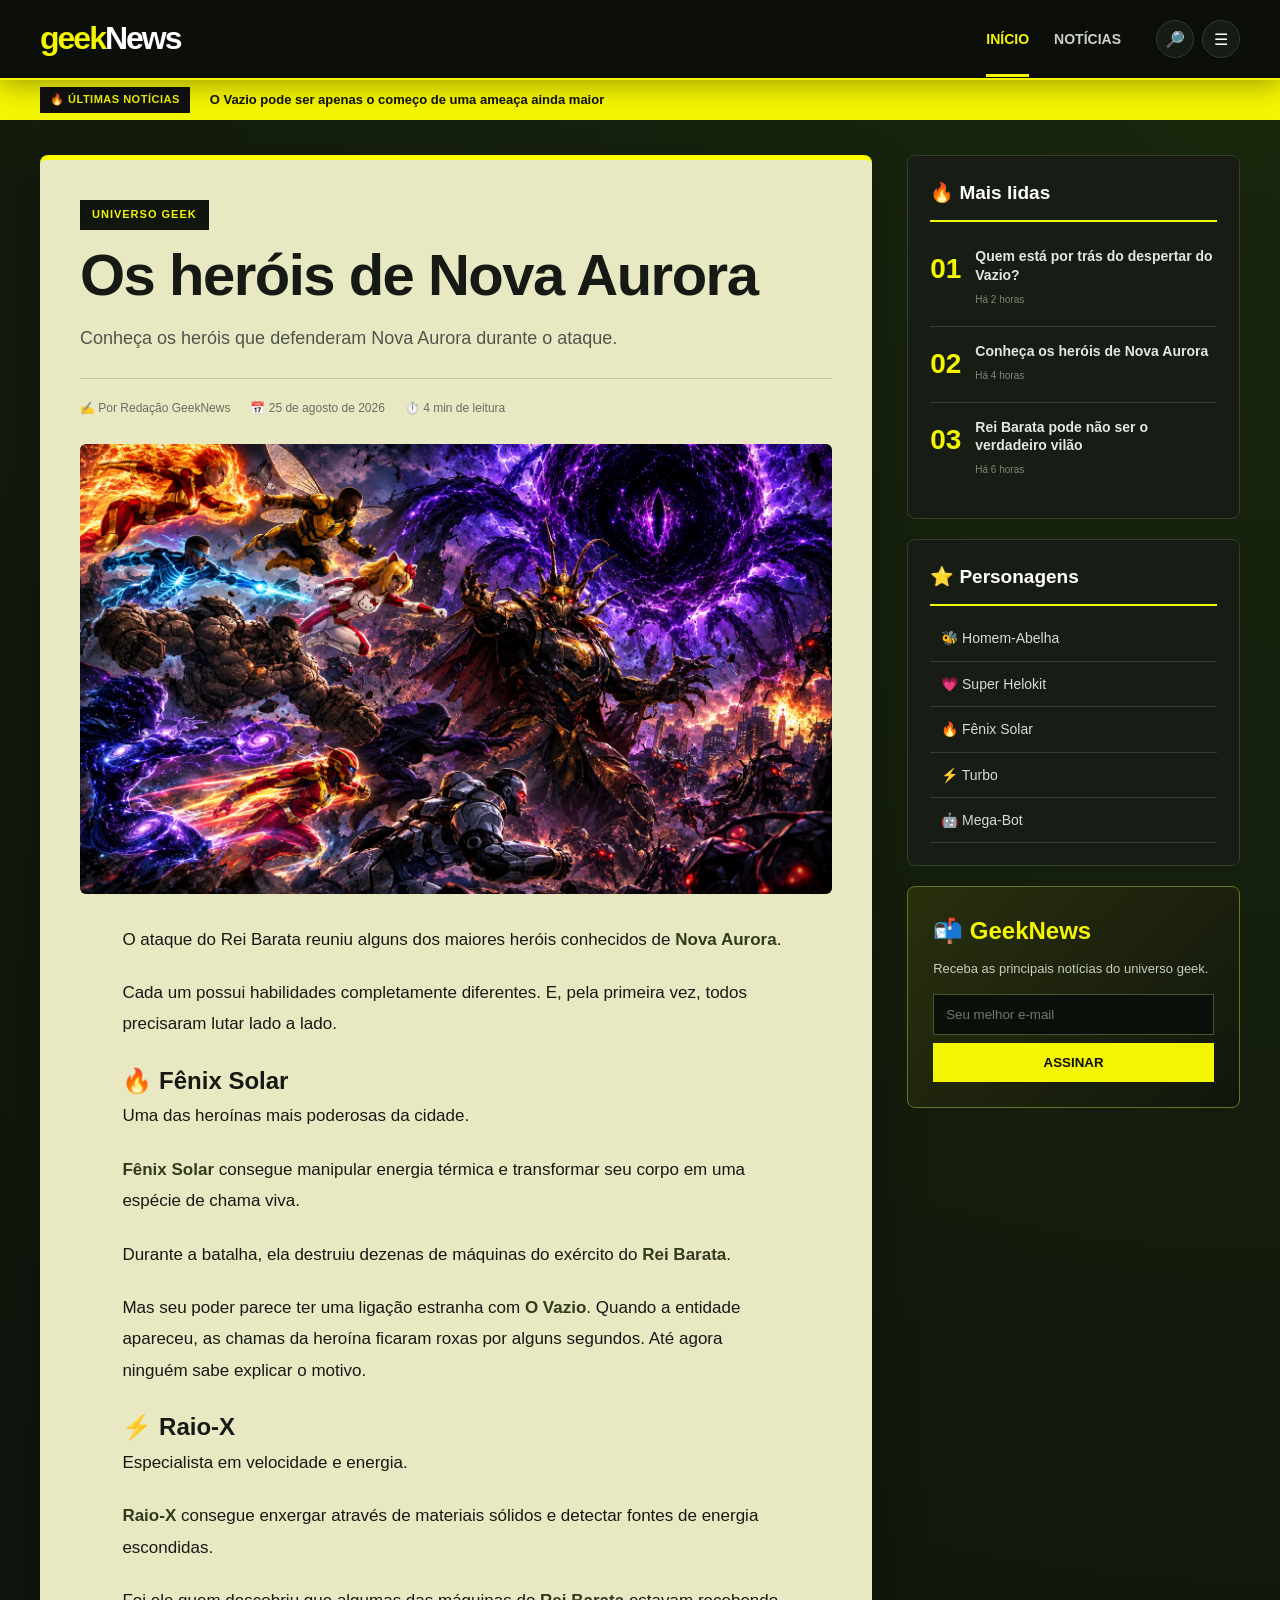
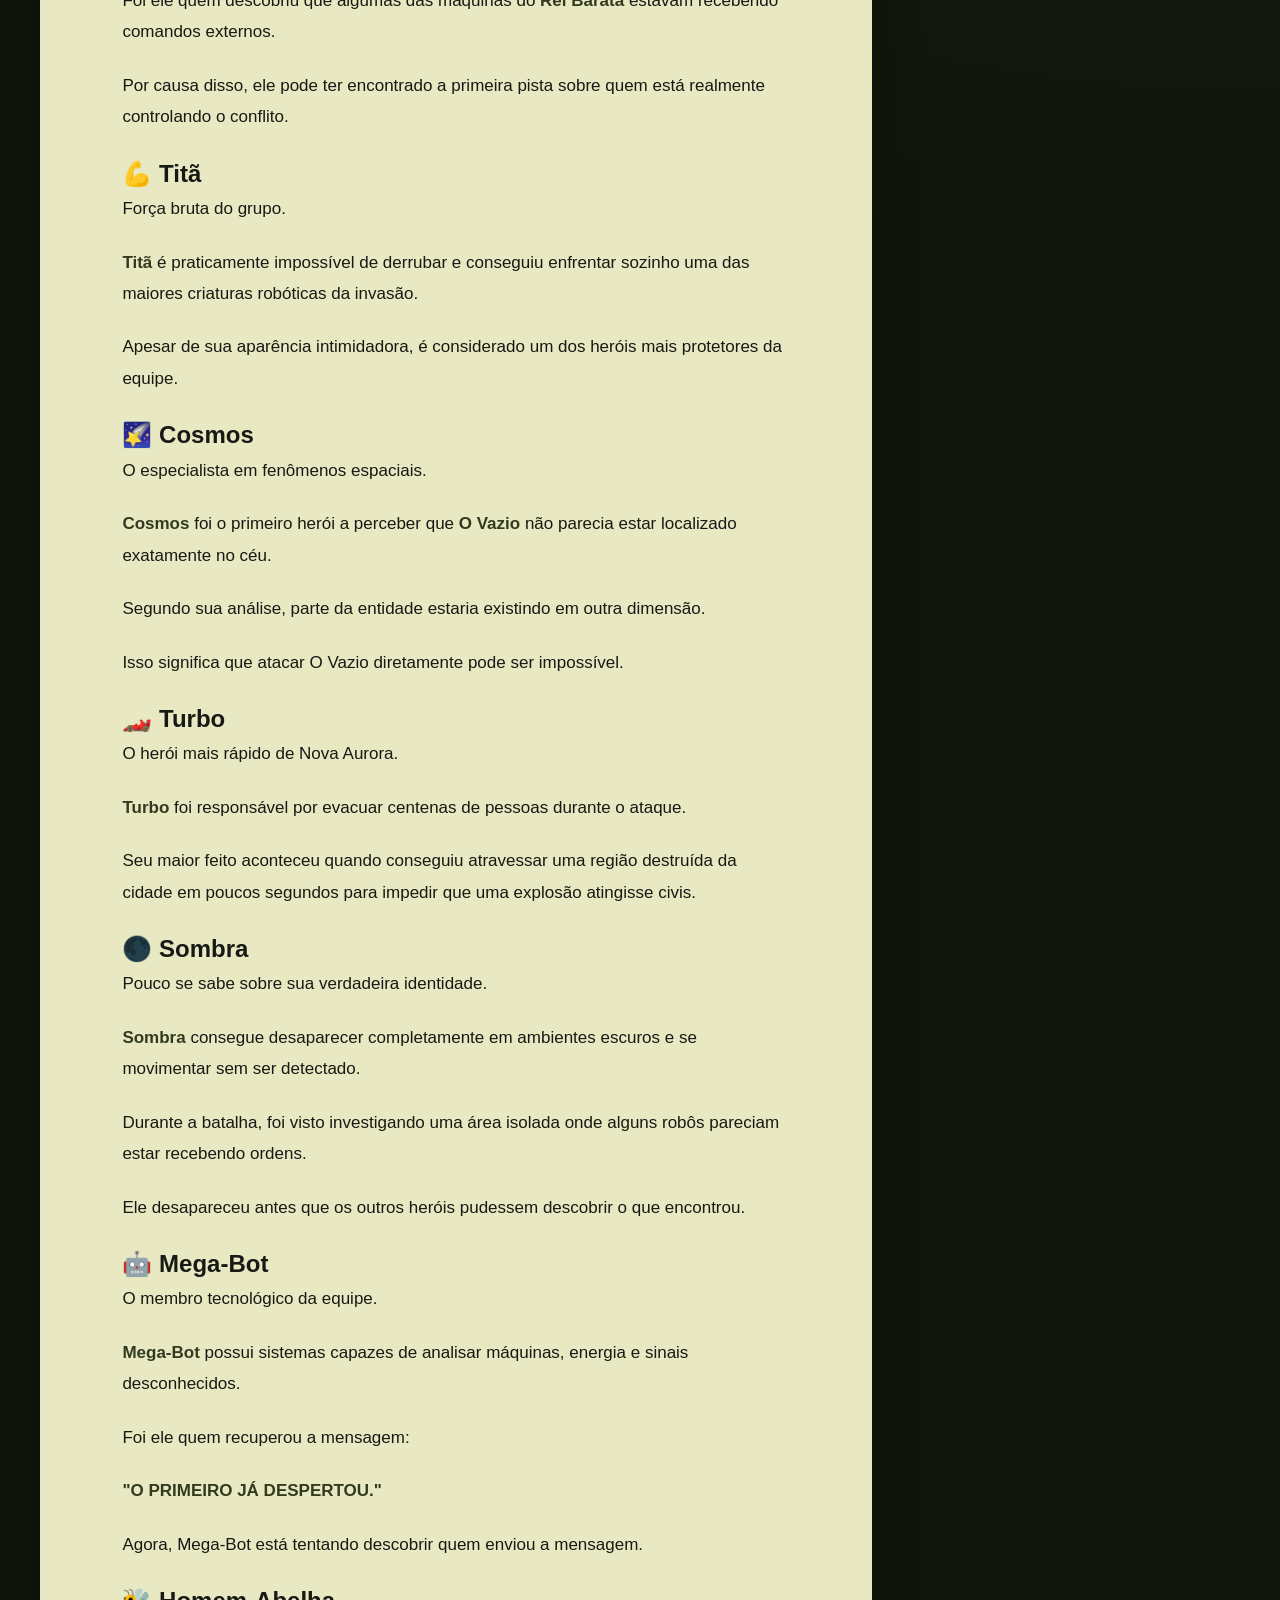
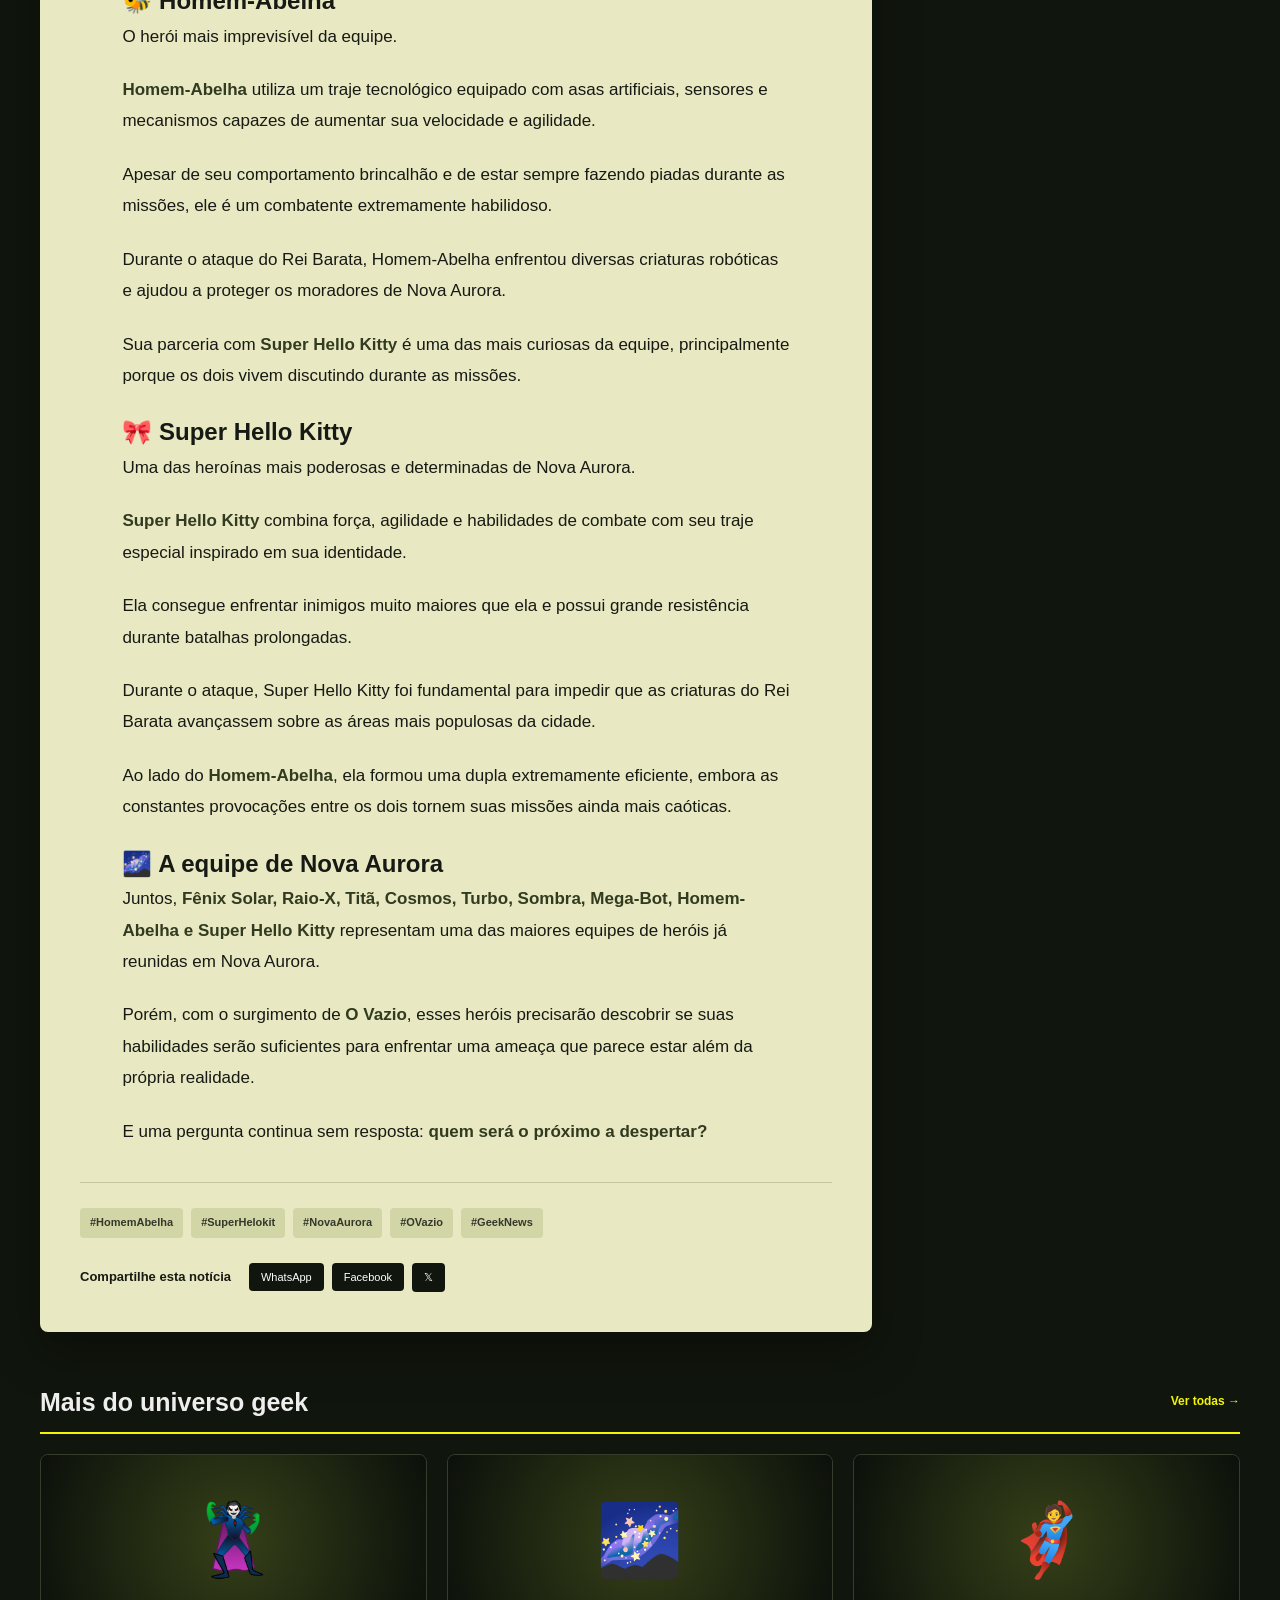
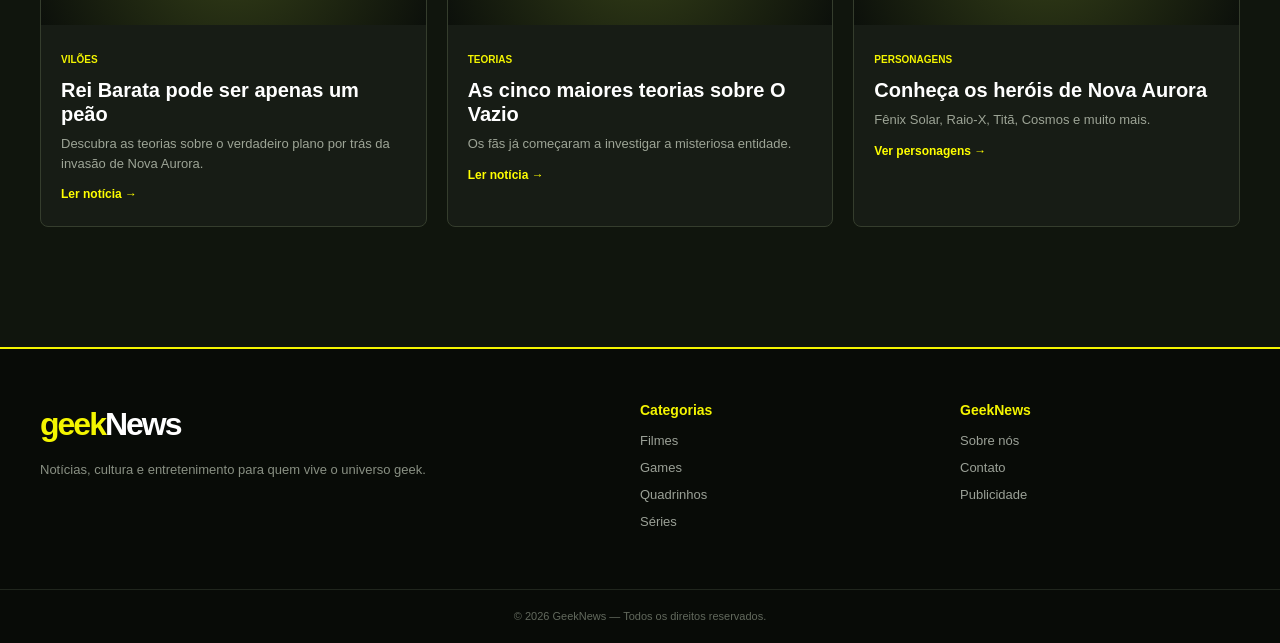
<file: html/page4.html>
<!DOCTYPE html>
<html lang="pt-br">

<head>
    <meta charset="UTF-8">
    <meta name="viewport" content="width=device-width, initial-scale=1.0">

    <title>GeekNews | Universo Homem-Abelha</title>

    <link rel="icon" type="image/png" sizes="30x30" href="images/logoNews.png">
    <link rel="stylesheet" href="styles/estilo.css">

    <meta name="description"
        content="GeekNews — notícias, cultura pop, filmes, séries, games e histórias do universo geek.">
</head>

<body>

    <!-- CABEÇALHO -->

    <header class="topo">

        <div class="container cabecalho">

            <a href="index.html" class="logo">
                <span>geek</span>News
            </a>

            <nav class="menu-principal">

                <a href="index.html" class="ativo">Início</a>
                <a href="page1.html">Notícias</a>

            </nav>

            <div class="acoes">

                <button class="botao-busca" aria-label="Pesquisar">
                    🔎
                </button>

                <button class="botao-menu" aria-label="Menu">
                    ☰
                </button>

            </div>

        </div>

    </header>


    <!-- BARRA DE ÚLTIMAS NOTÍCIAS -->

    <div class="breaking">

        <div class="container breaking-conteudo">

            <strong>🔥 ÚLTIMAS NOTÍCIAS</strong>

            <span>
                O Vazio pode ser apenas o começo de uma ameaça ainda maior
            </span>

        </div>

    </div>


    <!-- CONTEÚDO -->

    <main class="container principal">



        <div class="layout">


            <!-- NOTÍCIA PRINCIPAL -->

            <article class="noticia">

                <div class="categoria">
                    UNIVERSO GEEK
                </div>

                <h1>
                    Os heróis de Nova Aurora
                </h1>

                <p class="subtitulo">
                    Conheça os heróis que defenderam Nova Aurora durante o ataque.
                </p>


                <div class="informacoes">

                    <span>✍️ Por Redação GeekNews</span>

                    <span>📅 25 de agosto de 2026</span>

                    <span>⏱️ 4 min de leitura</span>

                </div>


                <!-- IMAGEM -->

                <div class="imagem-noticia">

                    <img src="images/aGrandeBatalha.png"
                        alt="A grande batalha em Nova Aurora">

                </div>


                <!-- TEXTO -->

                <div class="texto">

                    <p>
                        O ataque do Rei Barata reuniu alguns dos maiores heróis conhecidos de
                        <strong>Nova Aurora</strong>.
                    </p>

                    <p>
                        Cada um possui habilidades completamente diferentes.
                        E, pela primeira vez, todos precisaram lutar lado a lado.
                    </p>


                    <h2 id="fenix">🔥 Fênix Solar</h2>

                    <p>
                        Uma das heroínas mais poderosas da cidade.
                    </p>

                    <p>
                        <strong>Fênix Solar</strong> consegue manipular energia térmica e
                        transformar seu corpo em uma espécie de chama viva.
                    </p>

                    <p>
                        Durante a batalha, ela destruiu dezenas de máquinas do exército do
                        <strong>Rei Barata</strong>.
                    </p>

                    <p>
                        Mas seu poder parece ter uma ligação estranha com
                        <strong>O Vazio</strong>.
                        Quando a entidade apareceu, as chamas da heroína ficaram roxas por
                        alguns segundos. Até agora ninguém sabe explicar o motivo.
                    </p>


                    <h2 id="raiox">⚡ Raio-X</h2>

                    <p>
                        Especialista em velocidade e energia.
                    </p>

                    <p>
                        <strong>Raio-X</strong> consegue enxergar através de materiais sólidos
                        e detectar fontes de energia escondidas.
                    </p>

                    <p>
                        Foi ele quem descobriu que algumas das máquinas do
                        <strong>Rei Barata</strong> estavam recebendo comandos externos.
                    </p>

                    <p>
                        Por causa disso, ele pode ter encontrado a primeira pista sobre quem
                        está realmente controlando o conflito.
                    </p>


                    <h2 id="tita">💪 Titã</h2>

                    <p>
                        Força bruta do grupo.
                    </p>

                    <p>
                        <strong>Titã</strong> é praticamente impossível de derrubar e conseguiu
                        enfrentar sozinho uma das maiores criaturas robóticas da invasão.
                    </p>

                    <p>
                        Apesar de sua aparência intimidadora, é considerado um dos heróis mais
                        protetores da equipe.
                    </p>


                    <h2 id="cosmos">🌠 Cosmos</h2>

                    <p>
                        O especialista em fenômenos espaciais.
                    </p>

                    <p>
                        <strong>Cosmos</strong> foi o primeiro herói a perceber que
                        <strong>O Vazio</strong> não parecia estar localizado exatamente no céu.
                    </p>

                    <p>
                        Segundo sua análise, parte da entidade estaria existindo em outra
                        dimensão.
                    </p>

                    <p>
                        Isso significa que atacar O Vazio diretamente pode ser impossível.
                    </p>


                    <h2 id="turbo">🏎️ Turbo</h2>

                    <p>
                        O herói mais rápido de Nova Aurora.
                    </p>

                    <p>
                        <strong>Turbo</strong> foi responsável por evacuar centenas de pessoas
                        durante o ataque.
                    </p>

                    <p>
                        Seu maior feito aconteceu quando conseguiu atravessar uma região
                        destruída da cidade em poucos segundos para impedir que uma explosão
                        atingisse civis.
                    </p>


                    <h2 id="sombra">🌑 Sombra</h2>

                    <p>
                        Pouco se sabe sobre sua verdadeira identidade.
                    </p>

                    <p>
                        <strong>Sombra</strong> consegue desaparecer completamente em ambientes
                        escuros e se movimentar sem ser detectado.
                    </p>

                    <p>
                        Durante a batalha, foi visto investigando uma área isolada onde alguns
                        robôs pareciam estar recebendo ordens.
                    </p>

                    <p>
                        Ele desapareceu antes que os outros heróis pudessem descobrir o que
                        encontrou.
                    </p>


                    <h2 id="megabot">🤖 Mega-Bot</h2>

                    <p>
                        O membro tecnológico da equipe.
                    </p>

                    <p>
                        <strong>Mega-Bot</strong> possui sistemas capazes de analisar máquinas,
                        energia e sinais desconhecidos.
                    </p>

                    <p>
                        Foi ele quem recuperou a mensagem:
                    </p>

                    <p>
                        <strong>"O PRIMEIRO JÁ DESPERTOU."</strong>
                    </p>

                    <p>
                        Agora, Mega-Bot está tentando descobrir quem enviou a mensagem.
                    </p>


                    <h2 id="homeAbelha">🐝 Homem-Abelha</h2>

                    <p>
                        O herói mais imprevisível da equipe.
                    </p>

                    <p>
                        <strong>Homem-Abelha</strong> utiliza um traje tecnológico equipado com
                        asas artificiais, sensores e mecanismos capazes de aumentar sua
                        velocidade e agilidade.
                    </p>

                    <p>
                        Apesar de seu comportamento brincalhão e de estar sempre fazendo
                        piadas durante as missões, ele é um combatente extremamente habilidoso.
                    </p>

                    <p>
                        Durante o ataque do Rei Barata, Homem-Abelha enfrentou diversas
                        criaturas robóticas e ajudou a proteger os moradores de Nova Aurora.
                    </p>

                    <p>
                        Sua parceria com <strong>Super Hello Kitty</strong> é uma das mais
                        curiosas da equipe, principalmente porque os dois vivem discutindo
                        durante as missões.
                    </p>


                    <h2 id="helloKit">🎀 Super Hello Kitty</h2>

                    <p>
                        Uma das heroínas mais poderosas e determinadas de Nova Aurora.
                    </p>

                    <p>
                        <strong>Super Hello Kitty</strong> combina força, agilidade e habilidades
                        de combate com seu traje especial inspirado em sua identidade.
                    </p>

                    <p>
                        Ela consegue enfrentar inimigos muito maiores que ela e possui grande
                        resistência durante batalhas prolongadas.
                    </p>

                    <p>
                        Durante o ataque, Super Hello Kitty foi fundamental para impedir que
                        as criaturas do Rei Barata avançassem sobre as áreas mais populosas
                        da cidade.
                    </p>

                    <p>
                        Ao lado do <strong>Homem-Abelha</strong>, ela formou uma dupla
                        extremamente eficiente, embora as constantes provocações entre os
                        dois tornem suas missões ainda mais caóticas.
                    </p>


                    <h2 id="equipe">🌌 A equipe de Nova Aurora</h2>

                    <p>
                        Juntos, <strong>Fênix Solar, Raio-X, Titã, Cosmos, Turbo, Sombra,
                            Mega-Bot, Homem-Abelha e Super Hello Kitty</strong> representam uma
                        das maiores equipes de heróis já reunidas em Nova Aurora.
                    </p>

                    <p>
                        Porém, com o surgimento de <strong>O Vazio</strong>, esses heróis
                        precisarão descobrir se suas habilidades serão suficientes para
                        enfrentar uma ameaça que parece estar além da própria realidade.
                    </p>

                    <p>
                        E uma pergunta continua sem resposta:
                        <strong>quem será o próximo a despertar?</strong>
                    </p>

                </div>


                <!-- TAGS -->

                <div class="tags">

                    <span>#HomemAbelha</span>
                    <span>#SuperHelokit</span>
                    <span>#NovaAurora</span>
                    <span>#OVazio</span>
                    <span>#GeekNews</span>

                </div>


                <!-- COMPARTILHAMENTO -->

                <div class="compartilhar">

                    <strong>Compartilhe esta notícia</strong>

                    <button>WhatsApp</button>
                    <button>Facebook</button>
                    <button>𝕏</button>

                </div>

            </article>


            <!-- SIDEBAR -->

            <aside class="sidebar">


                <!-- MAIS LIDAS -->

                <section class="box-sidebar">

                    <h2>🔥 Mais lidas</h2>

                    <article class="mini-noticia">

                        <span>01</span>

                        <div>
                            <h3>
                                Quem está por trás do despertar do Vazio?
                            </h3>

                            <small>
                                Há 2 horas
                            </small>
                        </div>

                    </article>


                    <article class="mini-noticia">

                        <span>02</span>

                        <div>
                            <h3>
                                Conheça os heróis de Nova Aurora
                            </h3>

                            <small>
                                Há 4 horas
                            </small>
                        </div>

                    </article>


                    <article class="mini-noticia">

                        <span>03</span>

                        <div>
                            <h3>
                                Rei Barata pode não ser o verdadeiro vilão
                            </h3>

                            <small>
                                Há 6 horas
                            </small>
                        </div>

                    </article>

                </section>


                <!-- PERSONAGENS -->

                <section class="box-sidebar personagens">

                    <h2>⭐ Personagens</h2>

                    <a href="#homeAbelha">
                        🐝 Homem-Abelha
                    </a>

                    <a href="#helloKit">
                        💗 Super Helokit
                    </a>

                    <a href="#fenix">
                        🔥 Fênix Solar
                    </a>

                    <a href="#turbo">
                        ⚡ Turbo
                    </a>

                    <a href="#megabot">
                        🤖 Mega-Bot
                    </a>

                </section>


                <!-- NEWSLETTER -->

                <section class="newsletter">

                    <h2>📬 GeekNews</h2>

                    <p>
                        Receba as principais notícias do universo geek.
                    </p>

                    <input type="email" placeholder="Seu melhor e-mail">

                    <button>
                        ASSINAR
                    </button>

                </section>

            </aside>

        </div>


        <!-- OUTRAS NOTÍCIAS -->

        <section class="outras-noticias">

            <div class="titulo-secao">

                <h2>Mais do universo geek</h2>

                <a href="#">
                    Ver todas →
                </a>

            </div>


            <div class="cards">


                <article class="card">

                    <div class="card-imagem">
                        🦹
                    </div>

                    <div class="card-conteudo">

                        <span>VILÕES</span>

                        <h3>
                            Rei Barata pode ser apenas um peão
                        </h3>

                        <p>
                            Descubra as teorias sobre o verdadeiro plano
                            por trás da invasão de Nova Aurora.
                        </p>

                        <a href="page2.html">
                            Ler notícia →
                        </a>

                    </div>

                </article>


                <article class="card">

                    <div class="card-imagem">
                        🌌
                    </div>

                    <div class="card-conteudo">

                        <span>TEORIAS</span>

                        <h3>
                            As cinco maiores teorias sobre O Vazio
                        </h3>

                        <p>
                            Os fãs já começaram a investigar a misteriosa
                            entidade.
                        </p>

                        <a href="page3.html">
                            Ler notícia →
                        </a>

                    </div>

                </article>


                <article class="card">

                    <div class="card-imagem">
                        🦸
                    </div>

                    <div class="card-conteudo">

                        <span>PERSONAGENS</span>

                        <h3>
                            Conheça os heróis de Nova Aurora
                        </h3>

                        <p>
                            Fênix Solar, Raio-X, Titã, Cosmos e muito mais.
                        </p>

                        <a href="page4.html">
                            Ver personagens →
                        </a>

                    </div>

                </article>

            </div>

        </section>

    </main>


    <!-- RODAPÉ -->

    <footer>

        <div class="container footer-conteudo">

            <div>

                <div class="logo">
                    <span>geek</span>News
                </div>

                <p>
                    Notícias, cultura e entretenimento para quem vive
                    o universo geek.
                </p>

            </div>


            <div>

                <h3>Categorias</h3>

                <a href="#">Filmes</a>
                <a href="#">Games</a>
                <a href="#">Quadrinhos</a>
                <a href="#">Séries</a>

            </div>


            <div>

                <h3>GeekNews</h3>

                <a href="#">Sobre nós</a>
                <a href="#">Contato</a>
                <a href="#">Publicidade</a>

            </div>

        </div>


        <div class="copyright">

            © 2026 GeekNews — Todos os direitos reservados.

        </div>

    </footer>

</body>

</html>
</file>
<file: html/styles/estilo.css>
:root {

    --cor-principal: #10150d;
    --cor-secundaria: #f4f500;
    --cor-destaque: #ffff00;

    --cor-fundo: #e8e9c2;

    --cor-texto: #171914;
    --cor-texto-claro: #eeeeee;
    --cor-texto-suave: #aeb4a7;

    --cor-painel: #171c15;
    --cor-painel-2: #20261c;

    --cor-borda: #353d2d;

    --cor-botoes: #f4f500;

    --curvatura: 8px;

    --largura: 1200px;
}


/* =========================
   RESET
========================= */

* {
    margin: 0;
    padding: 0;
    box-sizing: border-box;
}


html {
    scroll-behavior: smooth;
}


body {

    margin: 0;

    background:
        radial-gradient(
            circle at top right,
            rgba(123, 255, 0, 0.08),
            transparent 35%
        ),
        var(--cor-principal);

    color: var(--cor-texto-claro);

    font-family:
        Arial,
        Helvetica,
        sans-serif;

    line-height: 1.6;
}


img {
    max-width: 100%;
    display: block;
}


a {
    color: inherit;
    text-decoration: none;
}


button {
    font-family: inherit;
    cursor: pointer;
}


.container {

    width: min(
        var(--largura),
        calc(100% - 40px)
    );

    margin: auto;
}


/* =========================
   HEADER
========================= */

.topo {

    position: sticky;

    top: 0;

    z-index: 100;

    background: #0b0e09;

    border-bottom:
        2px solid var(--cor-secundaria);

    box-shadow:
        0 5px 25px rgba(0, 0, 0, .35);
}


.cabecalho {

    min-height: 78px;

    display: flex;

    align-items: center;

    gap: 35px;
}


/* LOGO */

.logo {

    font-size: 32px;

    font-weight: 900;

    letter-spacing: -2px;

    white-space: nowrap;

    color: white;
}


.logo span {

    color: white;
}


.logo::first-letter {

    color: var(--cor-secundaria);
}


.logo span {

    color: var(--cor-secundaria);
}


/* MENU */

.menu-principal {

    display: flex;

    align-items: center;

    gap: 25px;

    margin-left: auto;
}


.menu-principal a {

    position: relative;

    padding: 27px 0;

    color: #cdd1c8;

    font-size: 14px;

    font-weight: 700;

    text-transform: uppercase;
}


.menu-principal a:hover,
.menu-principal a.ativo {

    color: var(--cor-secundaria);
}


.menu-principal a.ativo::after {

    content: "";

    position: absolute;

    bottom: 0;

    left: 0;

    width: 100%;

    height: 3px;

    background: var(--cor-secundaria);
}


/* AÇÕES */

.acoes {

    display: flex;

    gap: 8px;
}


.botao-busca,
.botao-menu {

    width: 38px;

    height: 38px;

    border: 1px solid #343b2d;

    border-radius: 50%;

    background: #161b13;

    color: white;

    font-size: 16px;
}


.botao-busca:hover,
.botao-menu:hover {

    background: var(--cor-secundaria);

    color: #111;
}


/* =========================
   BREAKING NEWS
========================= */

.breaking {

    background: var(--cor-secundaria);

    color: #111;

    font-size: 13px;

    font-weight: 600;
}


.breaking-conteudo {

    min-height: 40px;

    display: flex;

    align-items: center;

    gap: 20px;
}


.breaking strong {

    background: #111;

    color: var(--cor-secundaria);

    padding: 4px 10px;

    font-size: 11px;

    letter-spacing: .5px;
}


/* =========================
   MAIN
========================= */

.principal {

    padding-top: 35px;

    padding-bottom: 70px;
}


/* BREADCRUMB */

.breadcrumb {

    color: #8e9587;

    font-size: 12px;

    margin-bottom: 20px;
}


.breadcrumb span {

    color: var(--cor-secundaria);

    margin: 0 7px;
}


/* =========================
   LAYOUT
========================= */

.layout {

    display: grid;

    grid-template-columns:
        minmax(0, 2fr)
        minmax(280px, .8fr);

    gap: 35px;

    align-items: start;
}


/* =========================
   NOTÍCIA
========================= */

.noticia {

    background: var(--cor-fundo);

    color: var(--cor-texto);

    padding: 40px;

    border-radius: var(--curvatura);

    border-top:
        5px solid var(--cor-destaque);

    box-shadow:
        0 20px 50px rgba(0, 0, 0, .3);
}


/* CATEGORIA */

.categoria {

    display: inline-block;

    background: var(--cor-principal);

    color: var(--cor-secundaria);

    padding: 6px 12px;

    font-size: 11px;

    font-weight: 900;

    letter-spacing: 1px;

    margin-bottom: 15px;
}


/* TÍTULO */

.noticia h1 {

    font-size: clamp(
        34px,
        5vw,
        58px
    );

    line-height: 1.05;

    letter-spacing: -1.5px;

    margin-bottom: 20px;
}


.subtitulo {

    color: #50544c;

    font-size: 18px;

    line-height: 1.55;

    margin-bottom: 20px;

    border-bottom: 1px solid #c5c6a6;

    padding-bottom: 25px;
}


/* INFORMAÇÕES */

.informacoes {

    display: flex;

    flex-wrap: wrap;

    gap: 20px;

    color: #696d62;

    font-size: 12px;

    margin-bottom: 25px;
}


/* IMAGEM */

.imagem-noticia {

    width: 100%;

    min-height: 400px;

    margin-bottom: 30px;

    overflow: hidden;

    border-radius: 6px;

    background: #222;
}


.imagem-noticia img {

    width: 100%;

    height: 450px;

    object-fit: cover;
}


/* TEXTO */

.texto {

    max-width: 75ch;

    margin: auto;
}


.texto p {

    width: auto;

    margin-bottom: 22px;

    font-size: 17px;

    line-height: 1.85;
}


.texto strong {

    color: #323a20;
}


/* CITAÇÃO */

.citacao {

    margin: 35px 0;

    padding: 25px 30px;

    background: #d7d9a8;

    border-left:
        5px solid var(--cor-destaque);

    font-size: 20px;

    font-weight: 600;

    line-height: 1.5;
}


.citacao span {

    font-size: 50px;

    line-height: 20px;

    color: var(--cor-destaque);
}


/* TAGS */

.tags {

    display: flex;

    flex-wrap: wrap;

    gap: 8px;

    margin-top: 35px;

    padding-top: 25px;

    border-top: 1px solid #c4c6a4;
}


.tags span {

    background: #d2d5a5;

    color: #34382b;

    padding: 6px 10px;

    border-radius: 4px;

    font-size: 11px;

    font-weight: 700;
}


/* COMPARTILHAR */

.compartilhar {

    display: flex;

    align-items: center;

    flex-wrap: wrap;

    gap: 8px;

    margin-top: 25px;
}


.compartilhar strong {

    margin-right: 10px;

    font-size: 13px;
}


.compartilhar button {

    border: 0;

    background: var(--cor-principal);

    color: white;

    padding: 8px 12px;

    border-radius: 4px;

    font-size: 11px;
}


.compartilhar button:hover {

    background: var(--cor-destaque);

    color: #111;
}


/* =========================
   SIDEBAR
========================= */

.sidebar {

    display: flex;

    flex-direction: column;

    gap: 20px;
}


.box-sidebar {

    background: var(--cor-painel);

    border:
        1px solid var(--cor-borda);

    padding: 22px;

    border-radius: var(--curvatura);
}


.box-sidebar h2 {

    font-size: 19px;

    color: white;

    border-bottom:
        2px solid var(--cor-secundaria);

    padding-bottom: 12px;

    margin-bottom: 10px;
}


/* MAIS LIDAS */

.mini-noticia {

    display: flex;

    gap: 14px;

    padding: 15px 0;

    border-bottom:
        1px solid var(--cor-borda);
}


.mini-noticia:last-child {

    border-bottom: 0;
}


.mini-noticia > span {

    font-size: 28px;

    font-weight: 900;

    color: var(--cor-secundaria);
}


.mini-noticia h3 {

    color: #e4e7df;

    font-size: 14px;

    line-height: 1.35;
}


.mini-noticia small {

    color: #7f8778;

    font-size: 10px;
}


/* PERSONAGENS */

.personagens a {

    display: block;

    padding: 11px;

    border-bottom:
        1px solid var(--cor-borda);

    color: #d7dcd2;

    font-size: 14px;
}


.personagens a:hover {

    color: var(--cor-secundaria);

    padding-left: 16px;
}


/* NEWSLETTER */

.newsletter {

    padding: 25px;

    background:
        linear-gradient(
            135deg,
            #29300d,
            #11160d
        );

    border:
        1px solid #657322;

    border-radius: var(--curvatura);
}


.newsletter h2 {

    color: var(--cor-secundaria);

    margin-bottom: 8px;
}


.newsletter p {

    color: #c8cdbf;

    font-size: 13px;

    margin-bottom: 15px;
}


.newsletter input {

    width: 100%;

    padding: 12px;

    border: 1px solid #4b5534;

    background: #0b0f09;

    color: white;

    outline: none;

    margin-bottom: 8px;
}


.newsletter button {

    width: 100%;

    padding: 12px;

    border: 0;

    background: var(--cor-secundaria);

    font-weight: 900;

    color: #111;
}


/* =========================
   MAIS NOTÍCIAS
========================= */

.outras-noticias {

    margin-top: 50px;
}


.titulo-secao {

    display: flex;

    justify-content: space-between;

    align-items: center;

    border-bottom:
        2px solid var(--cor-secundaria);

    margin-bottom: 20px;

    padding-bottom: 10px;
}


.titulo-secao h2 {

    font-size: 25px;
}


.titulo-secao a {

    color: var(--cor-secundaria);

    font-size: 12px;

    font-weight: 700;
}


.cards {

    display: grid;

    grid-template-columns:
        repeat(3, 1fr);

    gap: 20px;
}


.card {

    background: var(--cor-painel);

    border:
        1px solid var(--cor-borda);

    border-radius: var(--curvatura);

    overflow: hidden;

    transition:
        transform .2s,
        border-color .2s;
}


.card:hover {

    transform: translateY(-5px);

    border-color: var(--cor-secundaria);
}


.card-imagem {

    height: 170px;

    display: grid;

    place-items: center;

    font-size: 70px;

    background:
        radial-gradient(
            circle,
            #354018,
            #0c100b
        );
}


.card-conteudo {

    padding: 20px;
}


.card-conteudo > span {

    color: var(--cor-secundaria);

    font-size: 10px;

    font-weight: 900;
}


.card h3 {

    color: white;

    font-size: 20px;

    line-height: 1.2;

    margin: 8px 0;
}


.card p {

    color: #9da496;

    font-size: 13px;

    line-height: 1.5;
}


.card a {

    display: inline-block;

    margin-top: 12px;

    color: var(--cor-destaque);

    font-size: 12px;

    font-weight: 800;
}


/* =========================
   FOOTER
========================= */

footer {

    background: #080b07;

    border-top:
        2px solid var(--cor-secundaria);

    margin-top: 50px;
}


.footer-conteudo {

    padding: 50px 0;

    display: grid;

    grid-template-columns:
        2fr 1fr 1fr;

    gap: 40px;
}


.footer-conteudo p {

    max-width: 400px;

    color: #899083;

    font-size: 13px;

    margin-top: 10px;
}


.footer-conteudo h3 {

    color: var(--cor-secundaria);

    margin-bottom: 10px;

    font-size: 14px;
}


.footer-conteudo a {

    display: block;

    color: #9ba197;

    font-size: 13px;

    margin-bottom: 6px;
}


.footer-conteudo a:hover {

    color: white;
}


.copyright {

    padding: 18px;

    text-align: center;

    border-top: 1px solid #20261d;

    color: #62695d;

    font-size: 11px;
}


/* =========================
   RESPONSIVIDADE
========================= */

@media (max-width: 950px) {

    .menu-principal {

        gap: 12px;
    }

    .menu-principal a {

        font-size: 11px;
    }

    .layout {

        grid-template-columns: 1fr;
    }

    .sidebar {

        display: grid;

        grid-template-columns:
            1fr 1fr;
    }

    .newsletter {

        grid-column: span 2;
    }

}


@media (max-width: 700px) {

    .container {

        width:
            calc(100% - 25px);
    }


    .cabecalho {

        min-height: 65px;
    }


    .menu-principal {

        display: none;
    }


    .logo {

        font-size: 27px;
    }


    .breaking-conteudo {

        flex-direction: column;

        align-items: flex-start;

        gap: 5px;

        padding: 8px 0;
    }


    .noticia {

        padding: 22px;
    }


    .noticia h1 {

        font-size: 35px;
    }


    .subtitulo {

        font-size: 16px;
    }


    .imagem-noticia {

        min-height: 250px;
    }


    .imagem-noticia img {

        height: 280px;
    }


    .texto p {

        font-size: 16px;
    }


    .sidebar {

        grid-template-columns: 1fr;
    }


    .newsletter {

        grid-column: auto;
    }


    .cards {

        grid-template-columns: 1fr;
    }


    .footer-conteudo {

        grid-template-columns: 1fr;

        padding: 35px 0;
    }

}
</file>
